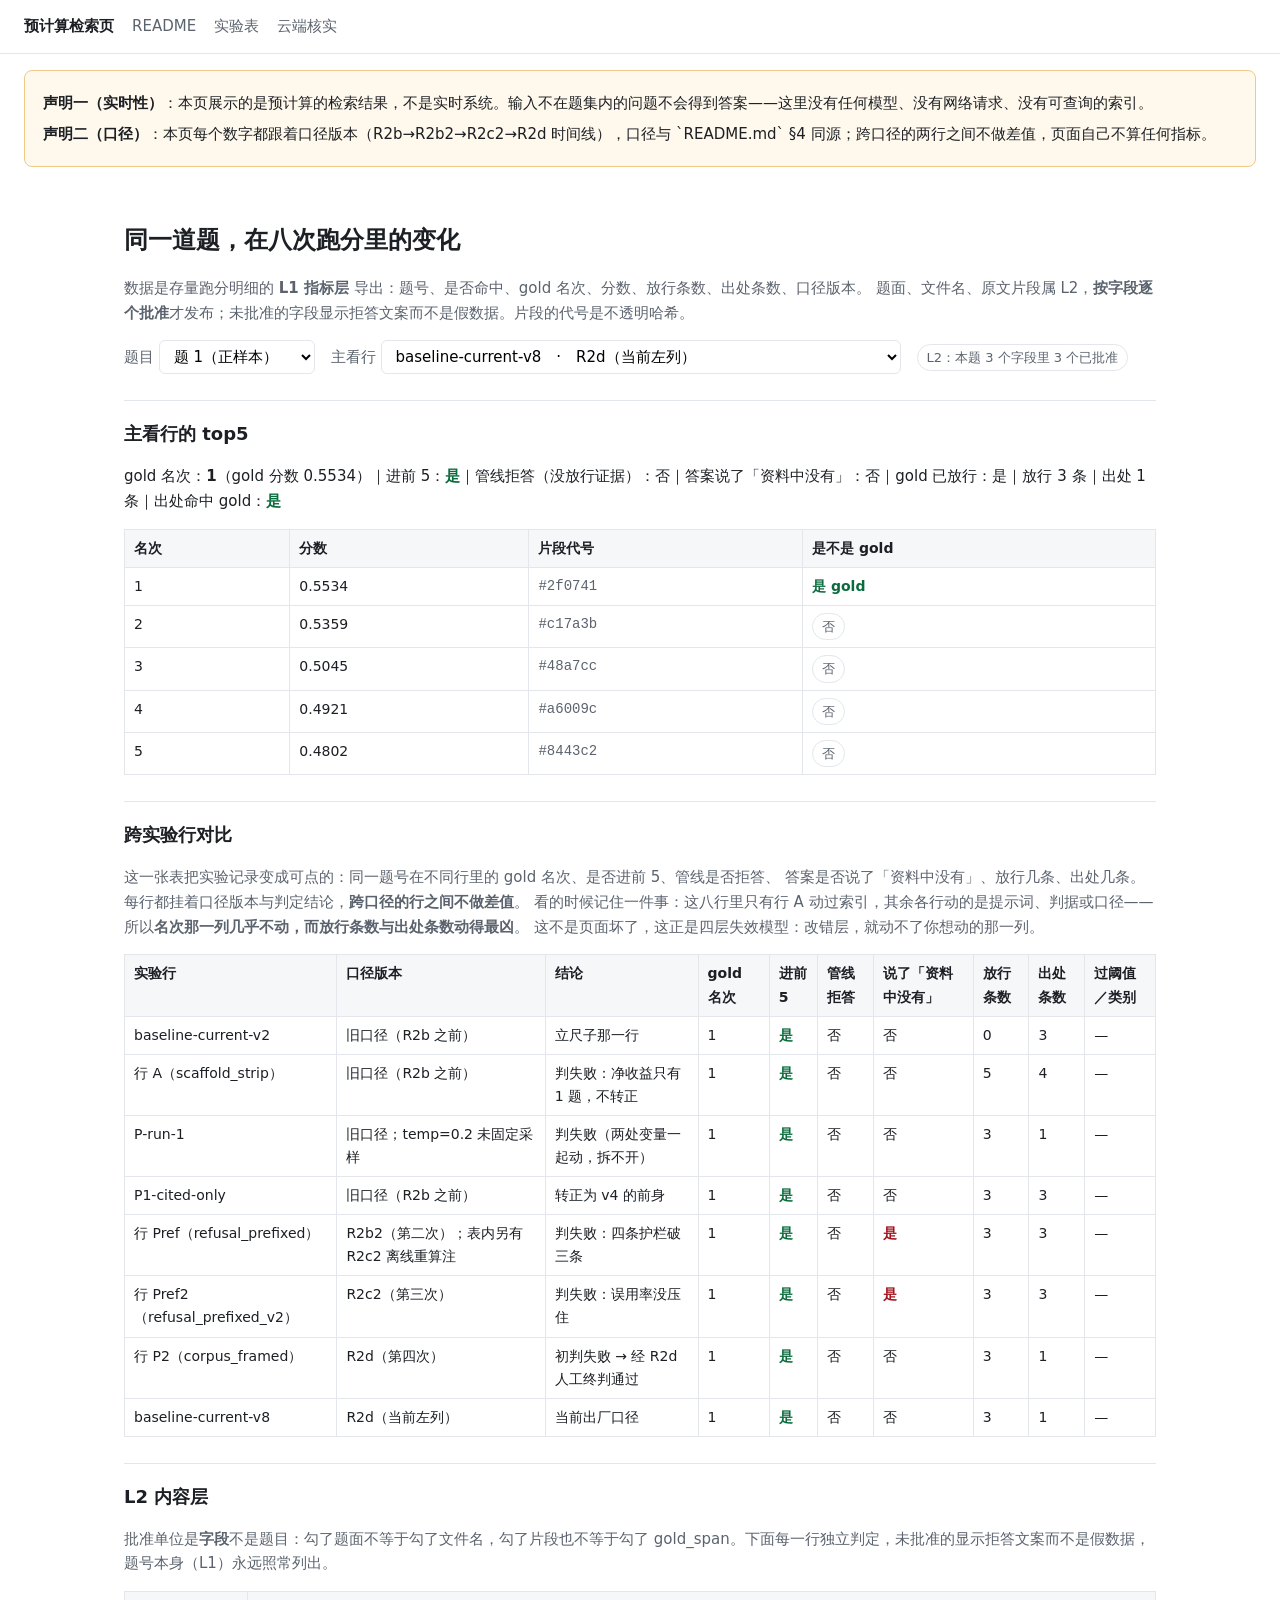
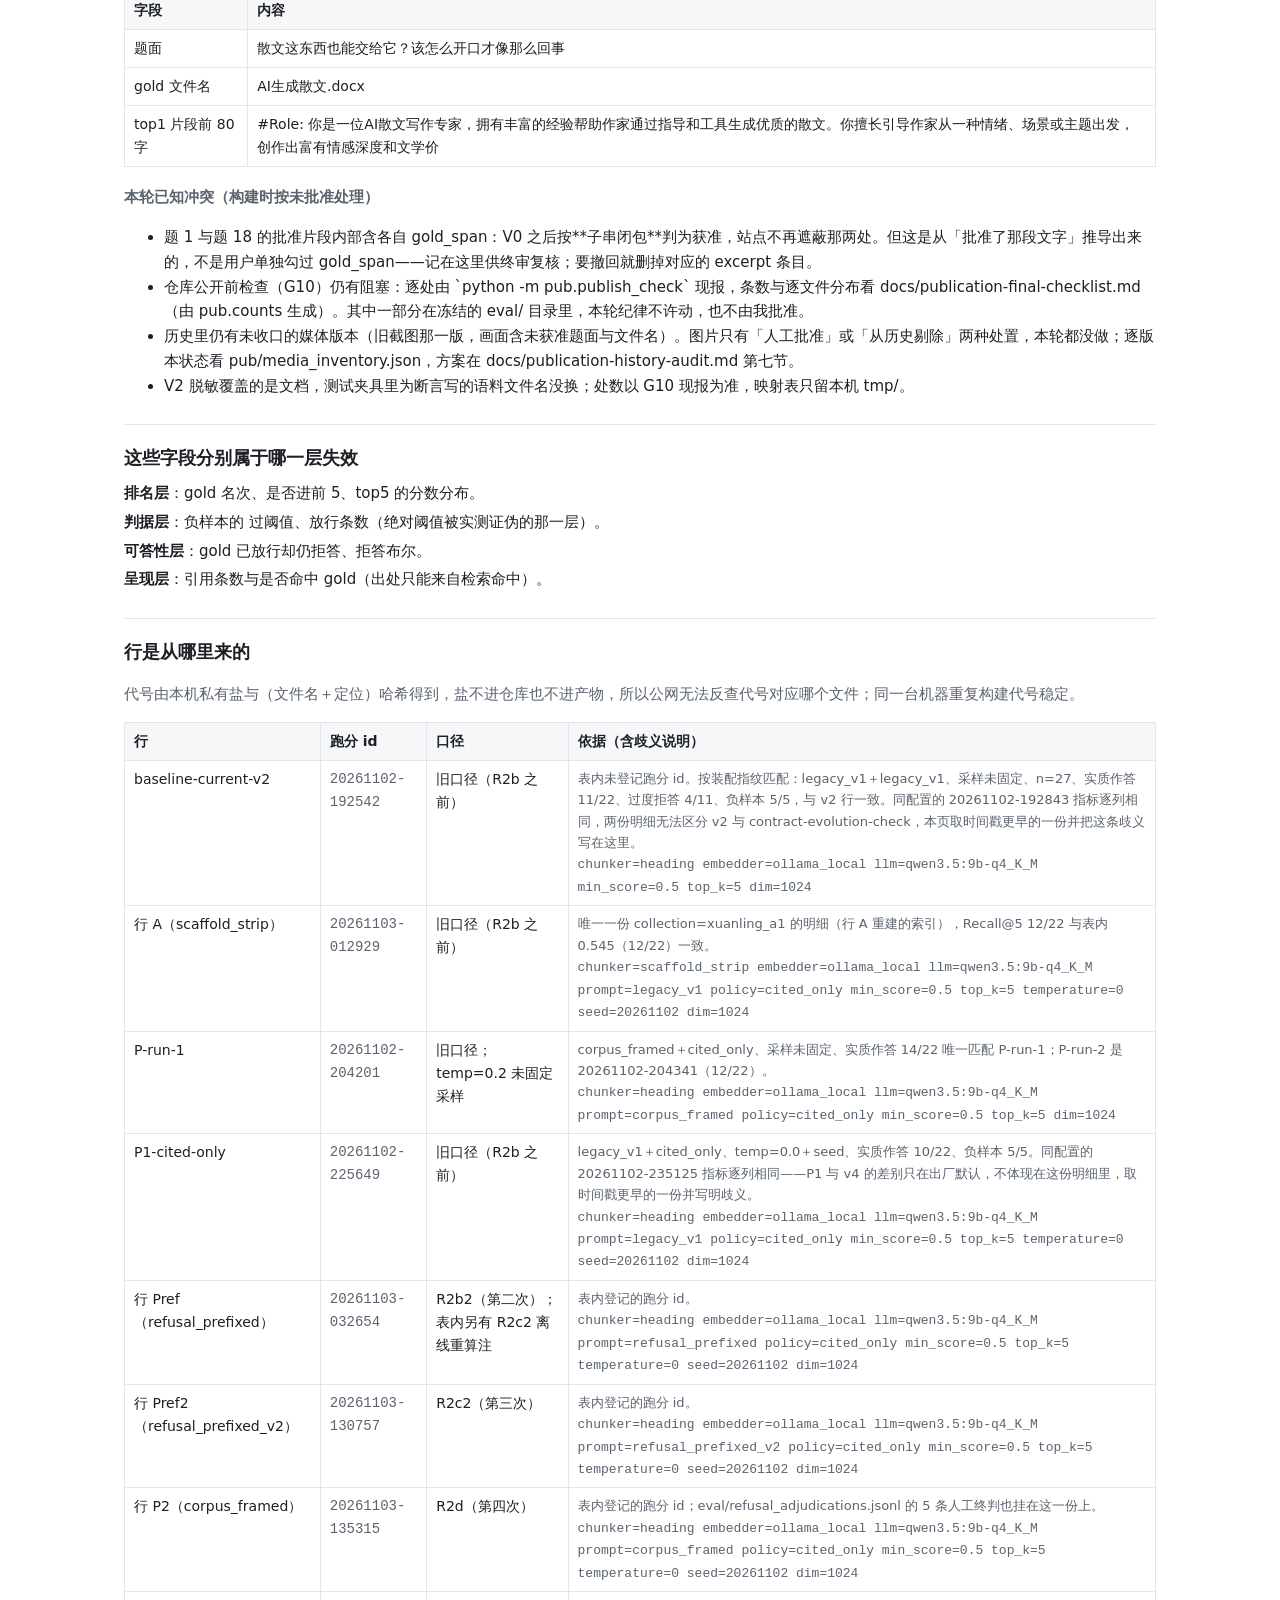
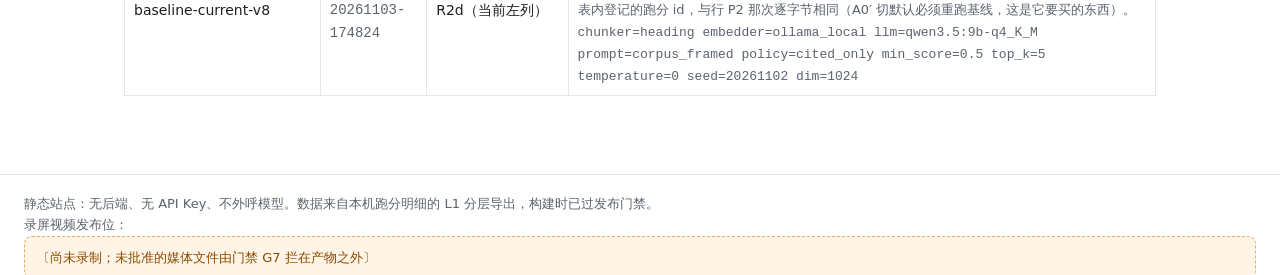
<file: index.html>
<!doctype html>
<html lang="zh">
<head>
<meta charset="utf-8">
<meta name="viewport" content="width=device-width, initial-scale=1">
<title>预计算检索页 · 玄灵检索库</title>
<link rel="stylesheet" href="site.css">
</head>
<body>
<nav>
  <a href="index.html" class="on">预计算检索页</a>
  <a href="readme.html">README</a>
  <a href="experiments.html">实验表</a>
  <a href="findings.html">云端核实</a>
</nav>

<div class="disclaimer"><p><strong>声明一（实时性）</strong>：本页展示的是预计算的检索结果，不是实时系统。输入不在题集内的问题不会得到答案——这里没有任何模型、没有网络请求、没有可查询的索引。</p><p><strong>声明二（口径）</strong>：本页每个数字都跟着口径版本（R2b→R2b2→R2c2→R2d 时间线），口径与 `README.md` §4 同源；跨口径的两行之间不做差值，页面自己不算任何指标。</p></div>

<main>
  <h1>同一道题，在八次跑分里的变化</h1>
  <p class="lead">数据是存量跑分明细的 <strong>L1 指标层</strong> 导出：题号、是否命中、gold 名次、分数、放行条数、出处条数、口径版本。
  题面、文件名、原文片段属 L2，<strong>按字段逐个批准</strong>才发布；未批准的字段显示拒答文案而不是假数据。片段的代号是不透明哈希。</p>

  <section class="controls">
    <label>题目
      <select id="q"></select>
    </label>
    <label>主看行
      <select id="row"></select>
    </label>
    <span id="l2state" class="badge"></span>
  </section>

  <section>
    <h2>主看行的 top5</h2>
    <div id="top"></div>
  </section>

  <section>
    <h2>跨实验行对比</h2>
    <p class="lead">这一张表把实验记录变成可点的：同一题号在不同行里的 gold 名次、是否进前 5、管线是否拒答、
    答案是否说了「资料中没有」、放行几条、出处几条。每行都挂着口径版本与判定结论，<strong>跨口径的行之间不做差值</strong>。
    看的时候记住一件事：这八行里只有行 A 动过索引，其余各行动的是提示词、判据或口径——
    所以<strong>名次那一列几乎不动，而放行条数与出处条数动得最凶</strong>。
    这不是页面坏了，这正是四层失效模型：改错层，就动不了你想动的那一列。</p>
    <div id="compare"></div>
  </section>

  <section>
    <h2>L2 内容层</h2>
    <div id="l2"></div>
  </section>

  <section>
    <h2>这些字段分别属于哪一层失效</h2>
    <div class="legend">
      <p><strong>排名层</strong>：gold 名次、是否进前 5、top5 的分数分布。</p>
      <p><strong>判据层</strong>：负样本的 过阈值、放行条数（绝对阈值被实测证伪的那一层）。</p>
      <p><strong>可答性层</strong>：gold 已放行却仍拒答、拒答布尔。</p>
      <p><strong>呈现层</strong>：引用条数与是否命中 gold（出处只能来自检索命中）。</p>
    </div>
  </section>

  <section>
    <h2>行是从哪里来的</h2>
    <div id="provenance"></div>
  </section>
</main>

<footer>静态站点：无后端、无 API Key、不外呼模型。数据来自本机跑分明细的 L1 分层导出，构建时已过发布门禁。
<br>录屏视频发布位：<span class="refused">〔尚未录制；未批准的媒体文件由门禁 G7 拦在产物之外〕</span></footer>

<script src="site.js"></script>
</body>
</html>
</file>
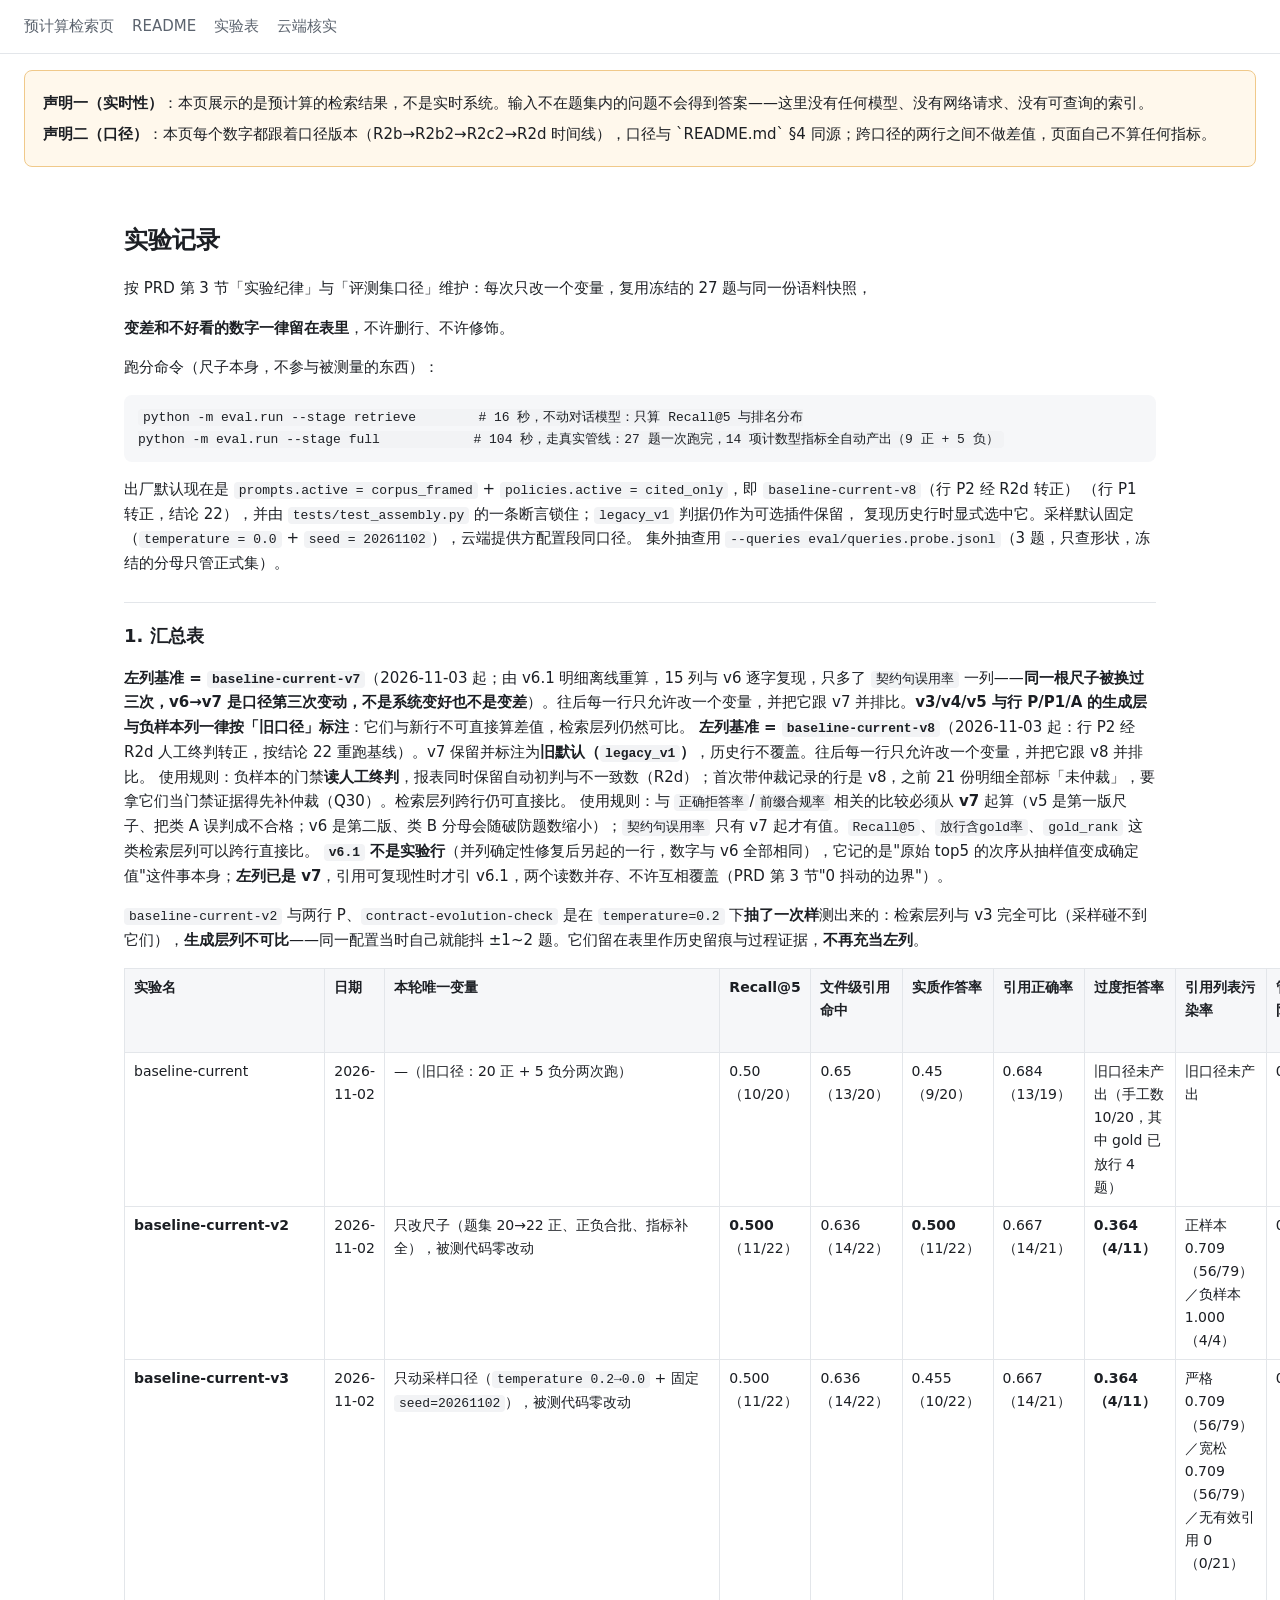
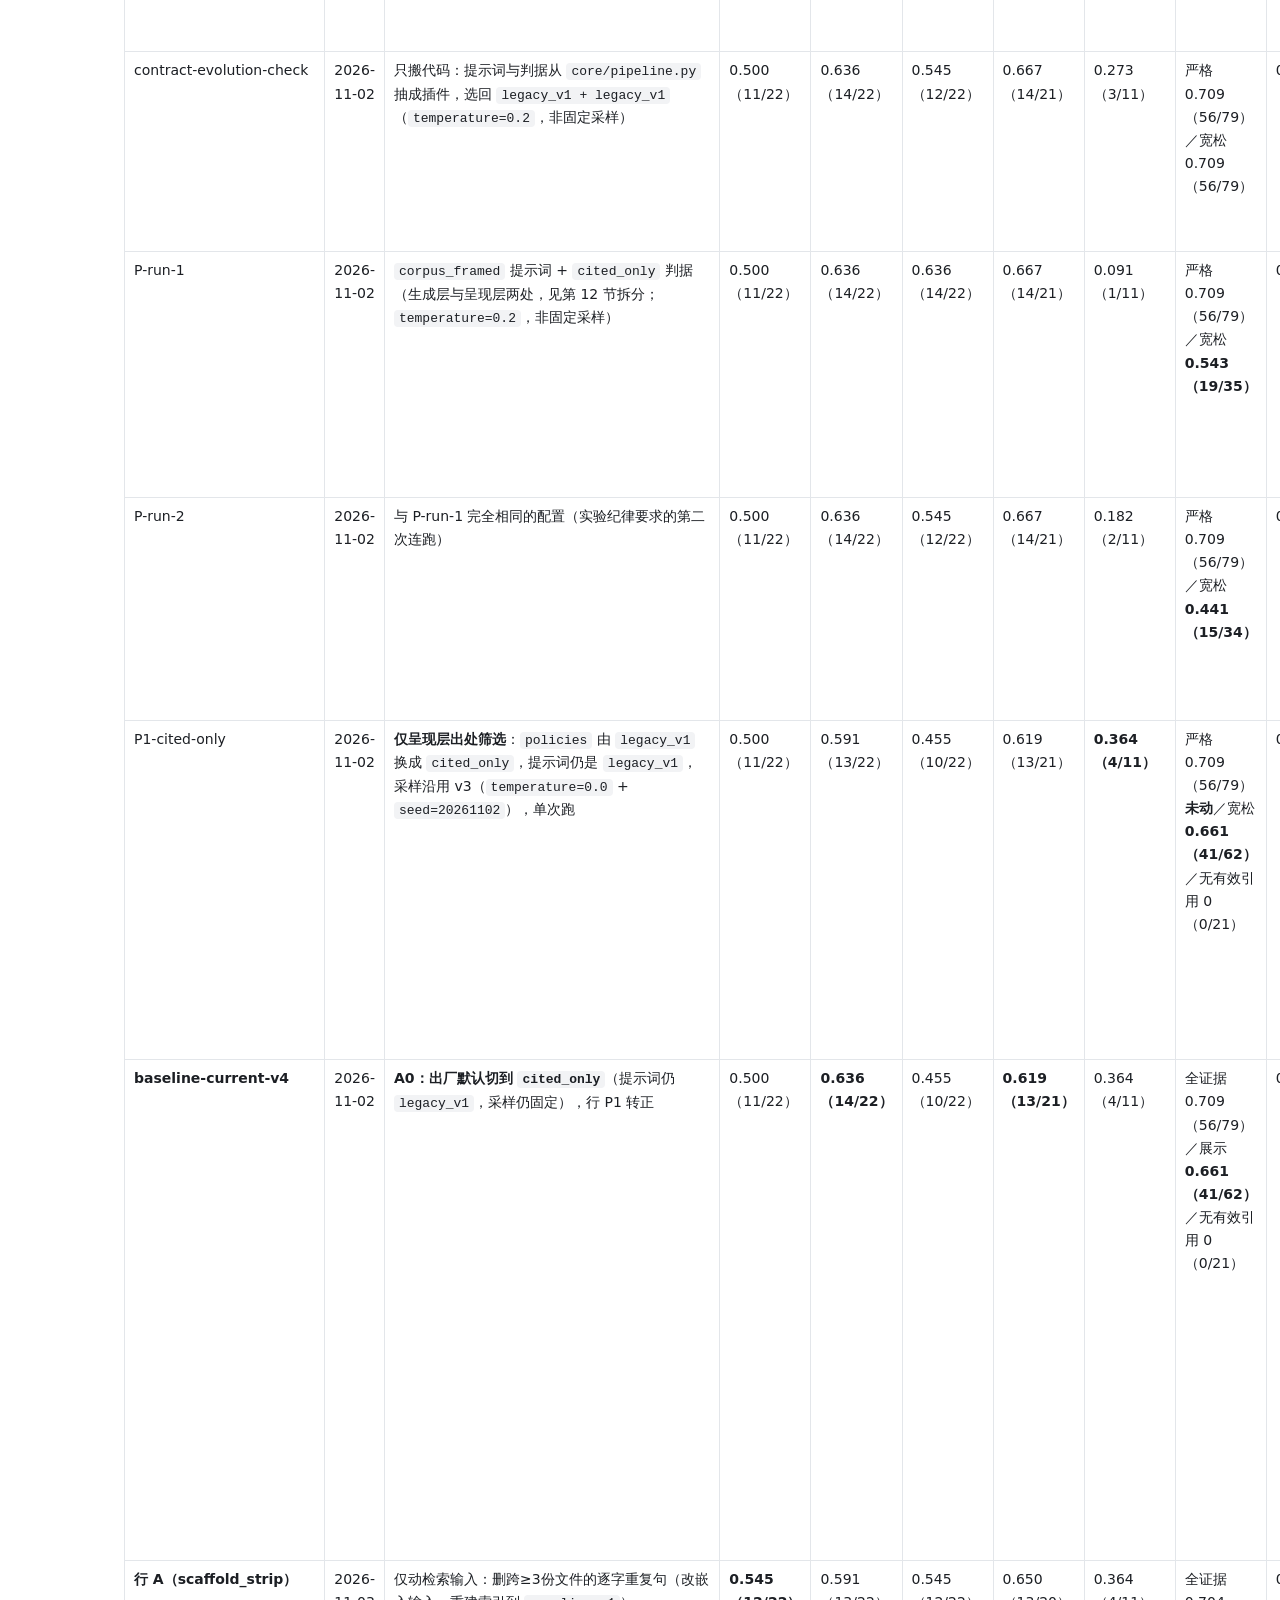
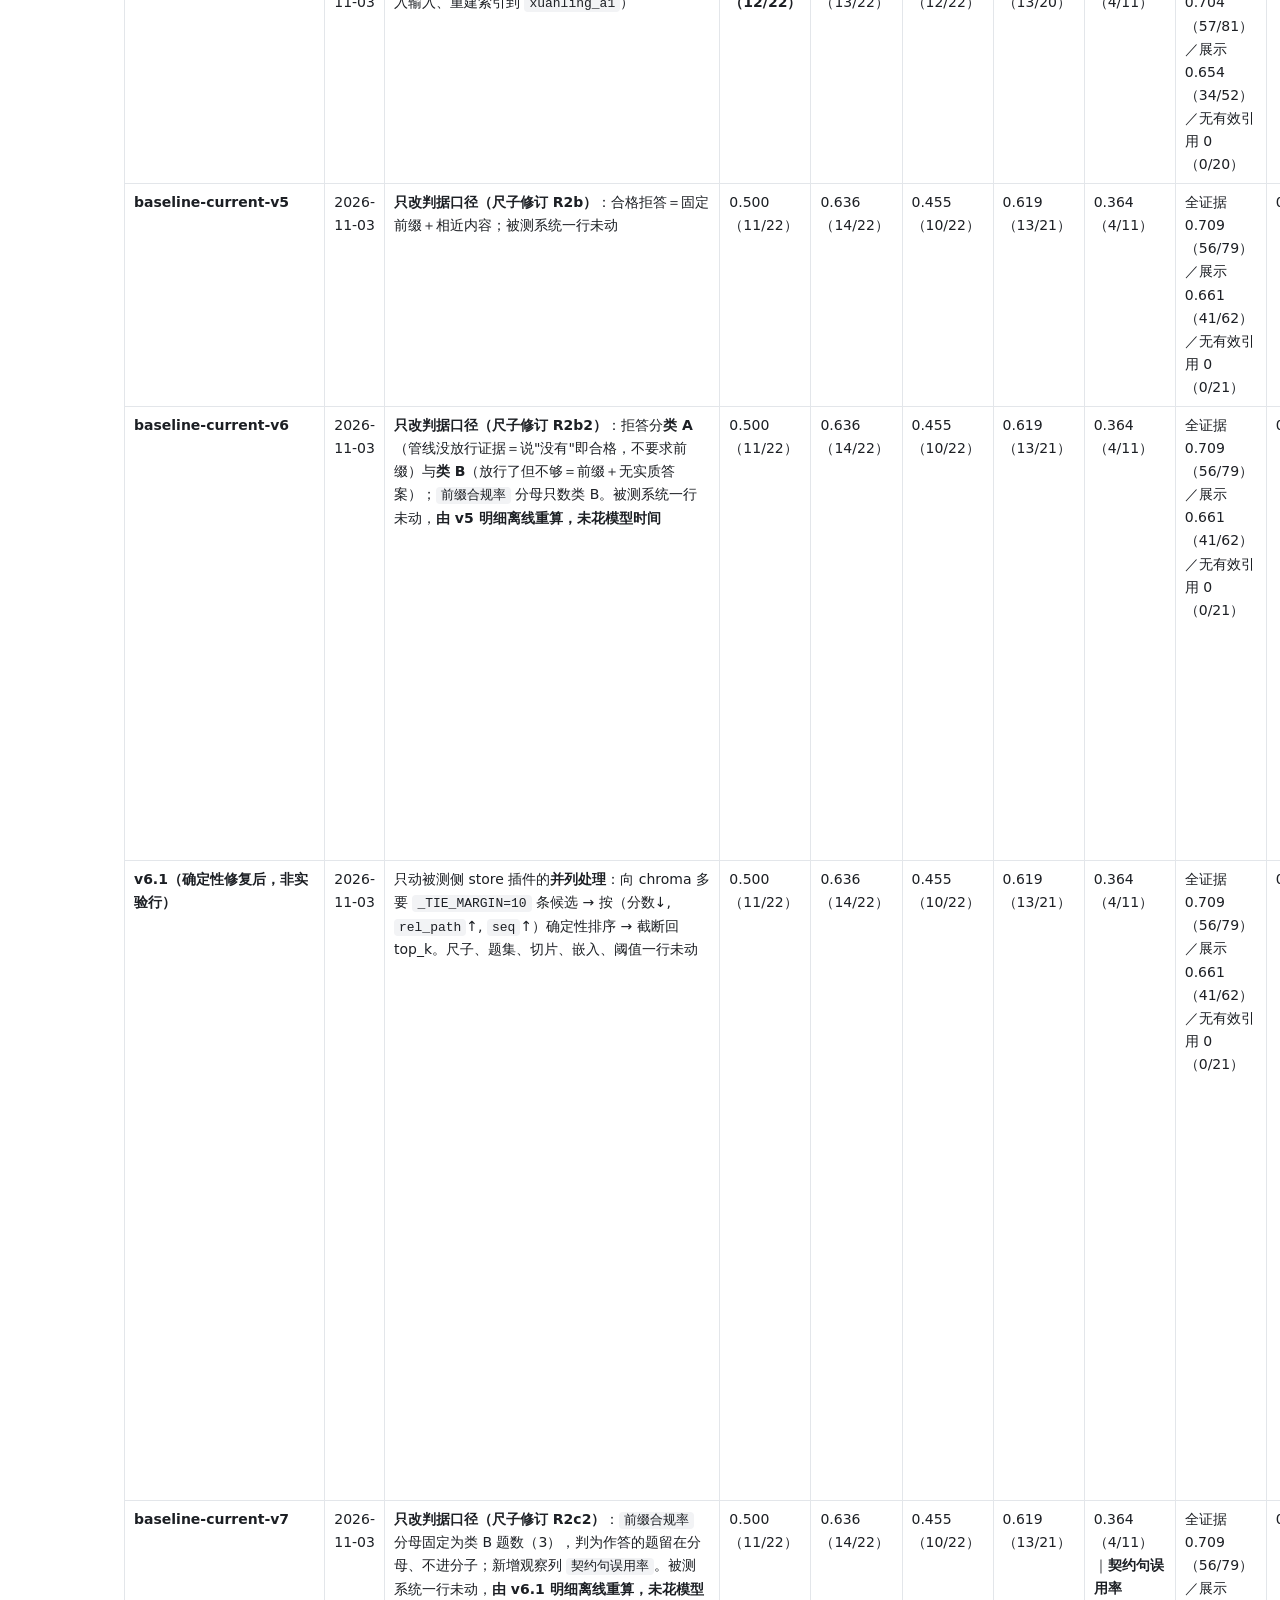
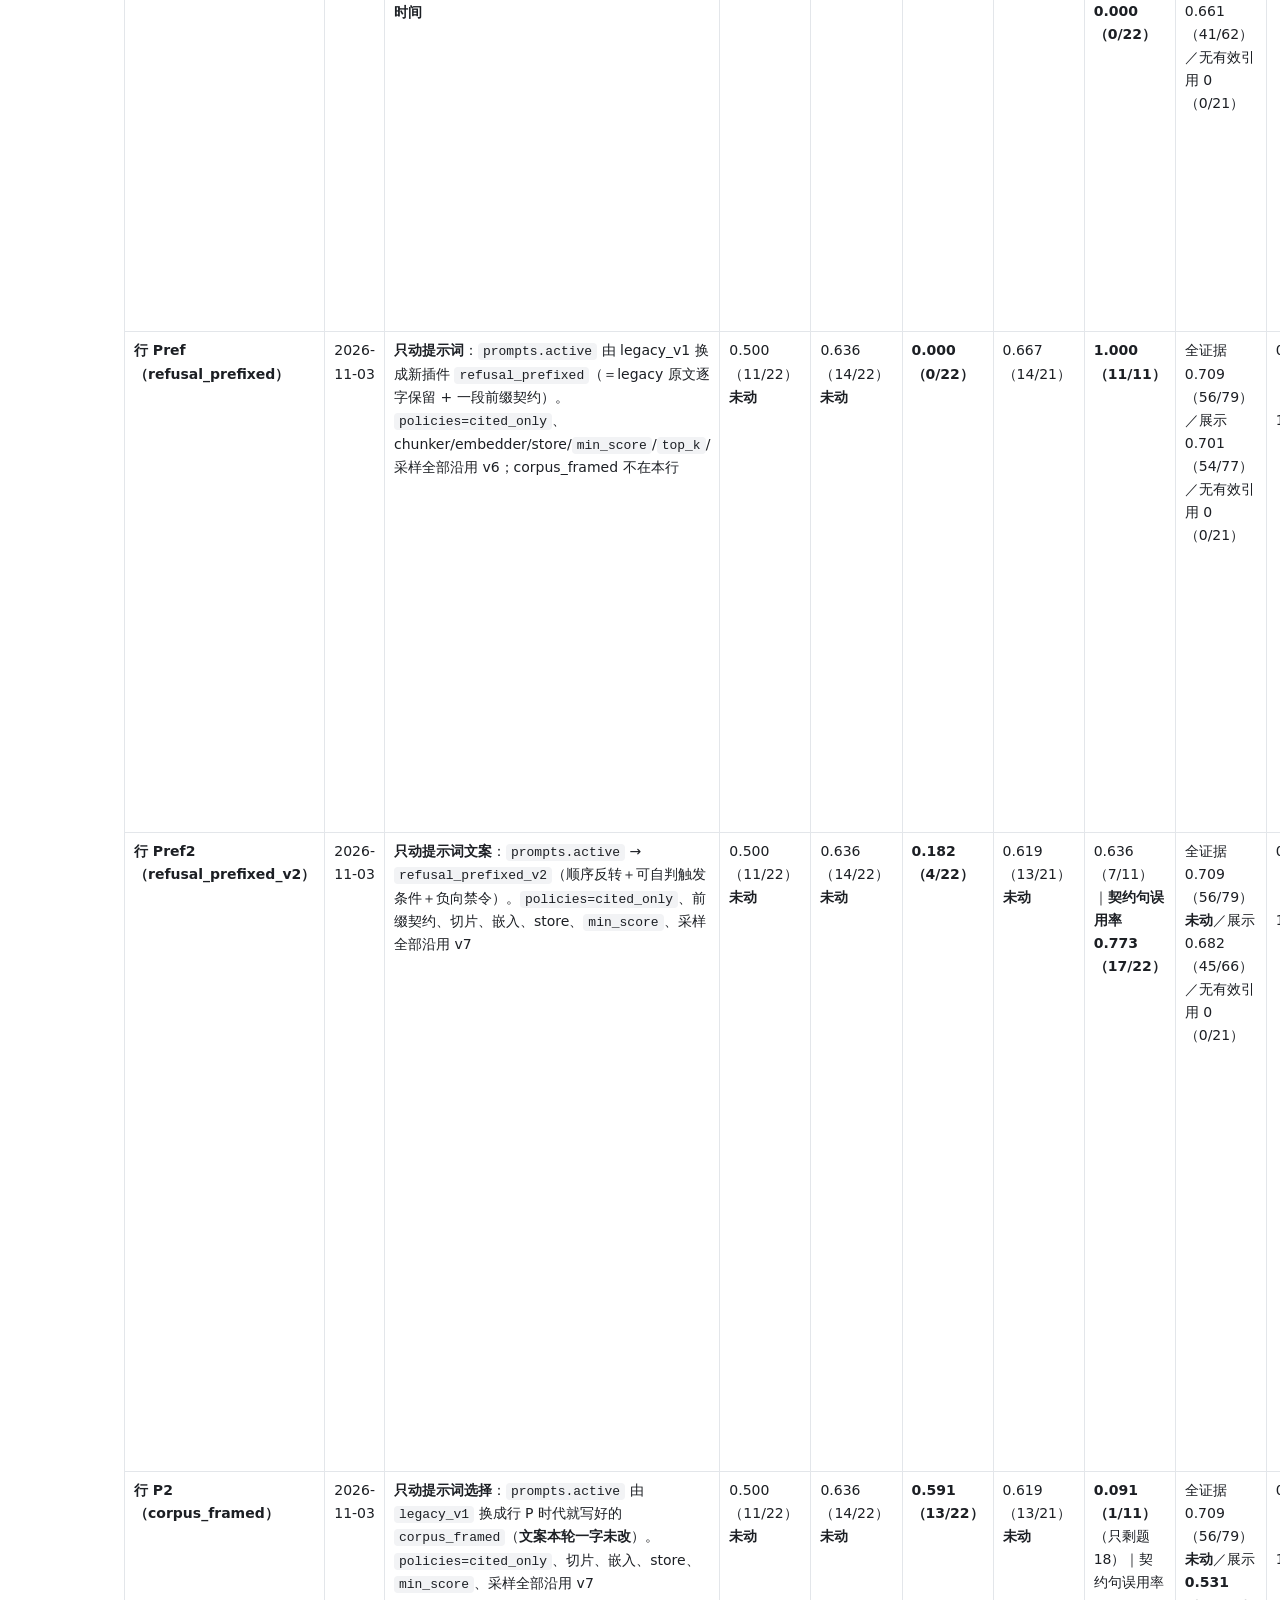
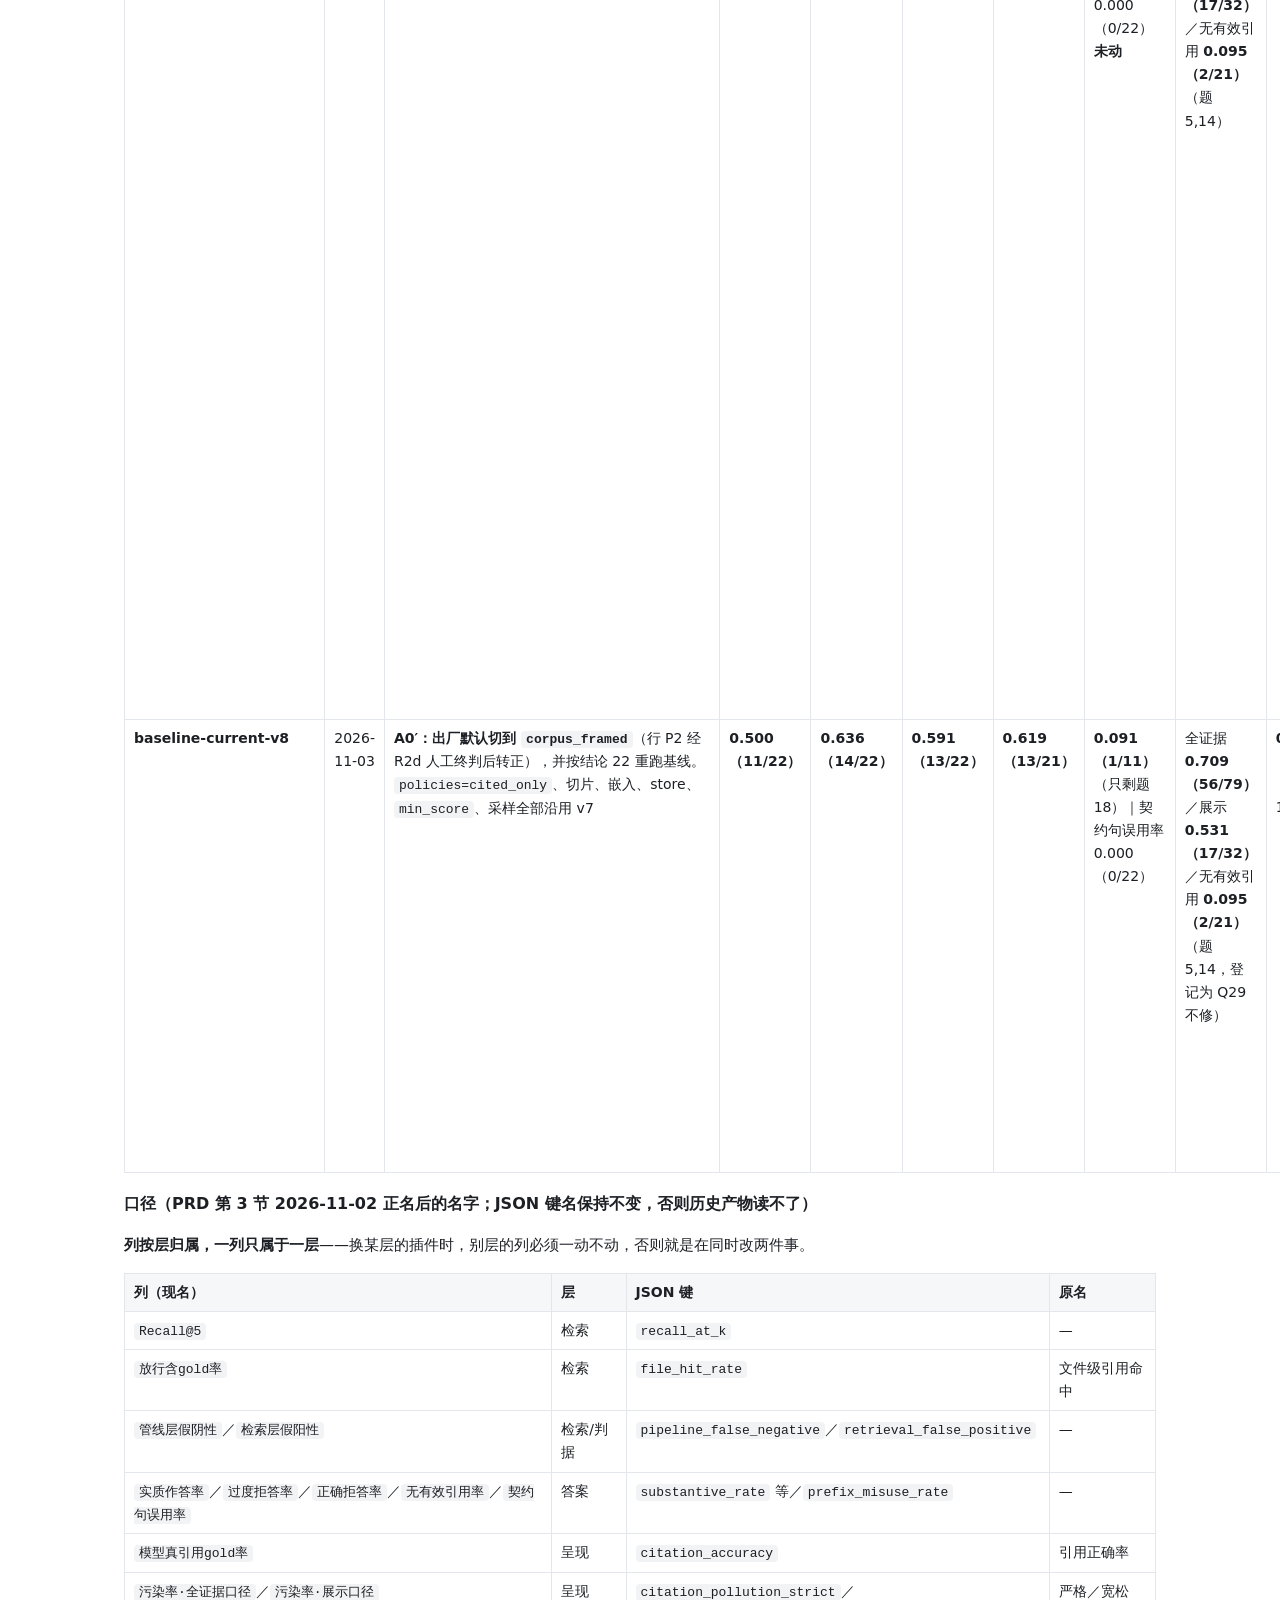
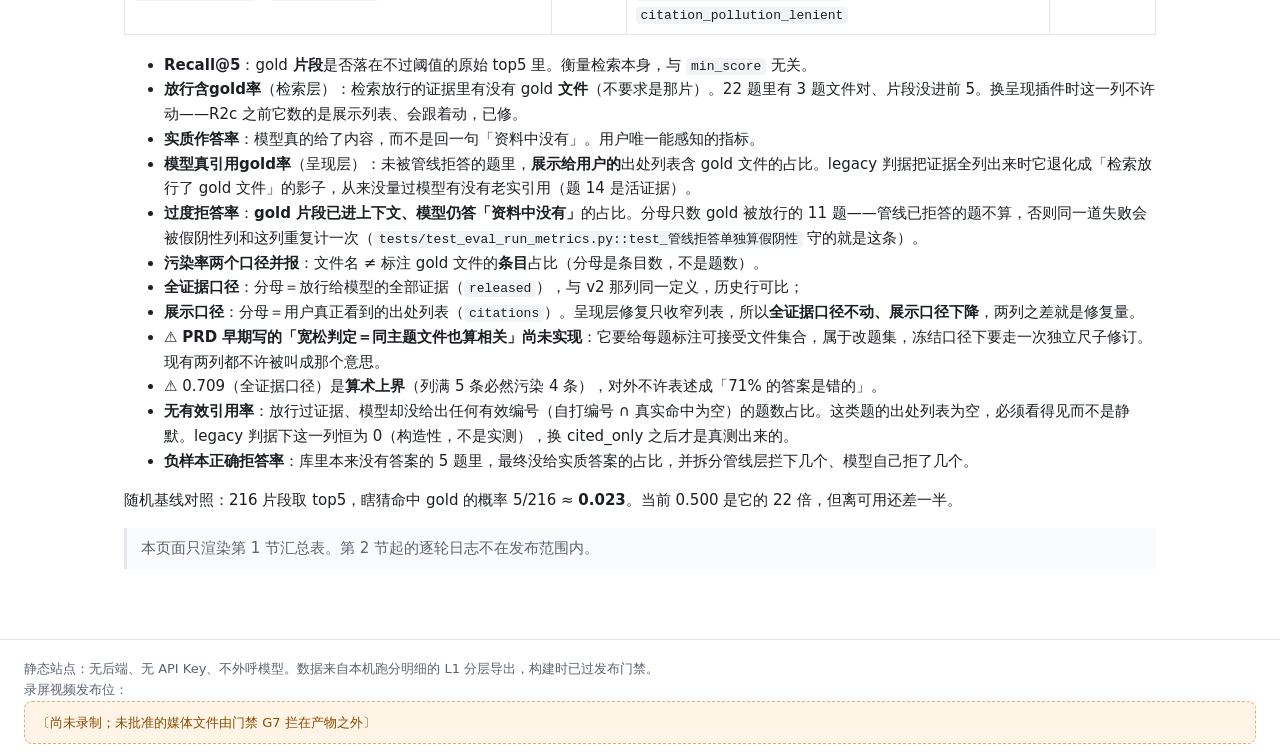
<file: experiments.html>
<!doctype html>
<html lang="zh"><head><meta charset="utf-8">
<meta name="viewport" content="width=device-width, initial-scale=1">
<title>experiments · 玄灵检索库</title>
<link rel="stylesheet" href="site.css"></head>
<body>
<nav><a href="index.html">预计算检索页</a><a href="readme.html">README</a>
<a href="experiments.html">实验表</a><a href="findings.html">云端核实</a></nav>
<div class="disclaimer"><p><strong>声明一（实时性）</strong>：本页展示的是预计算的检索结果，不是实时系统。输入不在题集内的问题不会得到答案——这里没有任何模型、没有网络请求、没有可查询的索引。</p><p><strong>声明二（口径）</strong>：本页每个数字都跟着口径版本（R2b→R2b2→R2c2→R2d 时间线），口径与 `README.md` §4 同源；跨口径的两行之间不做差值，页面自己不算任何指标。</p></div>
<main>
<h1>实验记录</h1>
<p>按 PRD 第 3 节「实验纪律」与「评测集口径」维护：每次只改一个变量，复用冻结的 27 题与同一份语料快照，</p>
<p><strong>变差和不好看的数字一律留在表里</strong>，不许删行、不许修饰。</p>
<p>跑分命令（尺子本身，不参与被测量的东西）：</p>
<pre><code>python -m eval.run --stage retrieve        # 16 秒，不动对话模型：只算 Recall@5 与排名分布
python -m eval.run --stage full            # 104 秒，走真实管线：27 题一次跑完，14 项计数型指标全自动产出（9 正 + 5 负）</code></pre>
<p>出厂默认现在是 <code>prompts.active = corpus_framed</code> + <code>policies.active = cited_only</code>，即 <code>baseline-current-v8</code>（行 P2 经 R2d 转正） （行 P1 转正，结论 22），并由 <code>tests/test_assembly.py</code> 的一条断言锁住；<code>legacy_v1</code> 判据仍作为可选插件保留， 复现历史行时显式选中它。采样默认固定（<code>temperature = 0.0</code> + <code>seed = 20261102</code>），云端提供方配置段同口径。 集外抽查用 <code>--queries eval/queries.probe.jsonl</code>（3 题，只查形状，冻结的分母只管正式集）。</p>
<h2>1. 汇总表</h2>
<p><strong>左列基准 = <code>baseline-current-v7</code></strong>（2026-11-03 起；由 v6.1 明细离线重算，15 列与 v6 逐字复现，只多了 <code>契约句误用率</code> 一列——<strong>同一根尺子被换过三次，v6→v7 是口径第三次变动，不是系统变好也不是变差</strong>）。往后每一行只允许改一个变量，并把它跟 v7 并排比。<strong>v3/v4/v5 与行 P/P1/A 的生成层与负样本列一律按「旧口径」标注</strong>：它们与新行不可直接算差值，检索层列仍然可比。 <strong>左列基准 = <code>baseline-current-v8</code></strong>（2026-11-03 起：行 P2 经 R2d 人工终判转正，按结论 22 重跑基线）。v7 保留并标注为<strong>旧默认（<code>legacy_v1</code>）</strong>，历史行不覆盖。往后每一行只允许改一个变量，并把它跟 v8 并排比。 使用规则：负样本的门禁<strong>读人工终判</strong>，报表同时保留自动初判与不一致数（R2d）；首次带仲裁记录的行是 v8，之前 21 份明细全部标「未仲裁」，要拿它们当门禁证据得先补仲裁（Q30）。检索层列跨行仍可直接比。 使用规则：与 <code>正确拒答率</code>/<code>前缀合规率</code> 相关的比较必须从 <strong>v7</strong> 起算（v5 是第一版尺子、把类 A 误判成不合格；v6 是第二版、类 B 分母会随破防题数缩小）；<code>契约句误用率</code> 只有 v7 起才有值。<code>Recall@5</code>、<code>放行含gold率</code>、<code>gold_rank</code> 这类检索层列可以跨行直接比。 <strong><code>v6.1</code> 不是实验行</strong>（并列确定性修复后另起的一行，数字与 v6 全部相同），它记的是"原始 top5 的次序从抽样值变成确定值"这件事本身；<strong>左列已是 v7</strong>，引用可复现性时才引 v6.1，两个读数并存、不许互相覆盖（PRD 第 3 节"0 抖动的边界"）。</p>
<p><code>baseline-current-v2</code> 与两行 P、<code>contract-evolution-check</code> 是在 <code>temperature=0.2</code> 下<strong>抽了一次样</strong>测出来的：检索层列与 v3 完全可比（采样碰不到它们），<strong>生成层列不可比</strong>——同一配置当时自己就能抖 ±1~2 题。它们留在表里作历史留痕与过程证据，<strong>不再充当左列</strong>。</p>
<table><thead><tr><th>实验名</th><th>日期</th><th>本轮唯一变量</th><th>Recall@5</th><th>文件级引用命中</th><th>实质作答率</th><th>引用正确率</th><th><strong>过度拒答率</strong></th><th>引用列表污染率</th><th>管线层假阴性</th><th>负样本正确拒答率</th><th>负样本检索层假阳性</th><th>耗时(s)</th><th>一句话结论</th></tr></thead><tbody><tr><td>baseline-current</td><td>2026-11-02</td><td>—（旧口径：20 正 + 5 负分两次跑）</td><td>0.50（10/20）</td><td>0.65（13/20）</td><td>0.45（9/20）</td><td>0.684（13/19）</td><td>旧口径未产出（手工数 10/20，其中 gold 已放行 4 题）</td><td>旧口径未产出</td><td>0.05（1/20）</td><td>管线层 2/5；模型层再补 3，实际 5/5 未给实质答案</td><td>0.60（3/5）</td><td>121.9</td><td>已被 v2 取代，仅作过程留痕：分两次跑导致两列整块丢数</td></tr><tr><td><strong>baseline-current-v2</strong></td><td>2026-11-02</td><td>只改尺子（题集 20→22 正、正负合批、指标补全），被测代码零改动</td><td><strong>0.500</strong>（11/22）</td><td>0.636（14/22）</td><td><strong>0.500</strong>（11/22）</td><td>0.667（14/21）</td><td><strong>0.364（4/11）</strong></td><td>正样本 0.709（56/79）／负样本 1.000（4/4）</td><td>0.045（1/22）</td><td><strong>1.000（5/5）</strong>（管线 2／模型 3）</td><td>0.600（3/5）</td><td>103.8</td><td>检索一半一半的老问题没变；新量出来的两列里，过度拒答吃掉 4/11、出处列表 71% 的条目与答案无关</td></tr><tr><td><strong>baseline-current-v3</strong></td><td>2026-11-02</td><td>只动采样口径（<code>temperature 0.2→0.0</code> + 固定 <code>seed=20261102</code>），被测代码零改动</td><td>0.500（11/22）</td><td>0.636（14/22）</td><td>0.455（10/22）</td><td>0.667（14/21）</td><td><strong>0.364（4/11）</strong></td><td>严格 0.709（56/79）／宽松 0.709（56/79）／无有效引用 0（0/21）</td><td>0.045（1/22）</td><td><strong>1.000（5/5）</strong>（管线 2／模型 3）</td><td>0.600（3/5）</td><td>124.5（4 次均值 125.9）</td><td><strong>新的左列</strong>：连跑 4 次 14 项指标逐列相同、27 道题原话逐字节相同——生成层列此后单次即可比。与 v2 只差一题（题 2 由作答变拒答，而它本来就没被检索到，属排名层），过度拒答仍是 4/11，说明那 4 题不是随机踩出来的</td></tr><tr><td>contract-evolution-check</td><td>2026-11-02</td><td>只搬代码：提示词与判据从 <code>core/pipeline.py</code> 抽成插件，选回 <code>legacy_v1 + legacy_v1</code>（<code>temperature=0.2</code>，非固定采样）</td><td>0.500（11/22）</td><td>0.636（14/22）</td><td>0.545（12/22）</td><td>0.667（14/21）</td><td>0.273（3/11）</td><td>严格 0.709（56/79）／宽松 0.709（56/79）</td><td>0.045（1/22）</td><td>1.000（5/5）（管线 2／模型 3）</td><td>0.600（3/5）</td><td>103.9</td><td><strong>迁移本身没有改变系统</strong>：检索层与出处列表与 v2 逐题一致；实质作答 11→12、过度拒答 4→3 是模型采样噪声（见第 11 节），不是搬家改了行为</td></tr><tr><td>P-run-1</td><td>2026-11-02</td><td><code>corpus_framed</code> 提示词 + <code>cited_only</code> 判据（生成层与呈现层两处，见第 12 节拆分；<code>temperature=0.2</code>，非固定采样）</td><td>0.500（11/22）</td><td>0.636（14/22）</td><td>0.636（14/22）</td><td>0.667（14/21）</td><td>0.091（1/11）</td><td>严格 0.709（56/79）／宽松 <strong>0.543（19/35）</strong></td><td>0.045（1/22）</td><td><strong>0.800（4/5）</strong>（管线 2／模型 2）</td><td>0.600（3/5）</td><td>116.3</td><td><strong>判失败</strong>：过度拒答与实质作答都改善，但负样本正确拒答掉到 4/5——题 25 模型先说"资料中没有 [1] 或 [2]"又接了一段"解析"，被冻结口径算成"给了实质答案"（口径边界，见第 13 节）</td></tr><tr><td>P-run-2</td><td>2026-11-02</td><td>与 P-run-1 完全相同的配置（实验纪律要求的第二次连跑）</td><td>0.500（11/22）</td><td>0.636（14/22）</td><td>0.545（12/22）</td><td>0.667（14/21）</td><td>0.182（2/11）</td><td>严格 0.709（56/79）／宽松 <strong>0.441（15/34）</strong></td><td>0.045（1/22）</td><td>1.000（5/5）（管线 2／模型 3）</td><td>0.600（3/5）</td><td>98.0</td><td><strong>判失败</strong>：与 P-run-1 有 6 列不一致，"两次逐列一致才落表"这条没满足。方向一致（过度拒答 1~2/11 都低于基线 4/11），但生成层列的噪声量级与效应量级相同</td></tr><tr><td>P1-cited-only</td><td>2026-11-02</td><td><strong>仅呈现层出处筛选</strong>：<code>policies</code> 由 <code>legacy_v1</code> 换成 <code>cited_only</code>，提示词仍是 <code>legacy_v1</code>，采样沿用 v3（<code>temperature=0.0</code> + <code>seed=20261102</code>），单次跑</td><td>0.500（11/22）</td><td>0.591（13/22）</td><td>0.455（10/22）</td><td>0.619（13/21）</td><td><strong>0.364（4/11）</strong></td><td>严格 0.709（56/79）<strong>未动</strong>／宽松 <strong>0.661（41/62）</strong>／无有效引用 0（0/21）</td><td>0.045（1/22）</td><td><strong>1.000（5/5）</strong>（管线 2／模型 3）</td><td>0.600（3/5）</td><td>142.7</td><td><strong>两个硬校验都过了，但触发了第 3 条的停手条件</strong>：模型原话与 v3 逐字节相同、放行证据集逐题相同（所以不可能"筛完再喂"），可 <code>引用正确率</code> 与 <code>文件级引用命中</code> 各掉 1 题——这两列按定义就是算在"呈现列表"上的，本行动的就是呈现列表。判定权交回用户，<strong>出厂默认未切换</strong></td></tr><tr><td><strong>baseline-current-v4</strong></td><td>2026-11-02</td><td><strong>A0：出厂默认切到 <code>cited_only</code></strong>（提示词仍 <code>legacy_v1</code>，采样仍固定），行 P1 转正</td><td>0.500（11/22）</td><td><strong>0.636（14/22）</strong></td><td>0.455（10/22）</td><td><strong>0.619（13/21）</strong></td><td>0.364（4/11）</td><td>全证据 0.709（56/79）／展示 <strong>0.661（41/62）</strong>／无有效引用 0（0/21）</td><td>0.045（1/22）</td><td>1.000（5/5）（管线 2／模型 3）</td><td>0.600（3/5）</td><td>103.4</td><td><strong>新左列</strong>：与 v3 相比<strong>只有呈现层两列变了</strong>（<code>模型真引用gold率</code> 14/21→13/21、<code>污染率·展示口径</code> 56/79→41/62），检索层与答案层 12 列逐列相同、27 道题原话逐字节相同、token 与 legacy 跑动完全一致（24 次／prompt 24704／completion 2228）——证明切换默认没有改变模型看到的东西。<strong>负样本污染 4/4 未变</strong>，所以这次切换不许表述成「解决了引用污染」；治它的是判据（行 E）与排名层（行 D）</td></tr><tr><td><strong>行 A（scaffold_strip）</strong></td><td>2026-11-03</td><td>仅动检索输入：删跨≥3份文件的逐字重复句（改嵌入输入、重建索引到 <code>xuanling_a1</code>）</td><td><strong>0.545（12/22）</strong></td><td>0.591（13/22）</td><td>0.545（12/22）</td><td>0.650（13/20）</td><td>0.364（4/11）</td><td>全证据 0.704（57/81）／展示 0.654（34/52）／无有效引用 0（0/20）</td><td>0.091（2/22）</td><td>1.000（5/5）（管线 2／模型 3）</td><td>0.600（3/5）</td><td>69.1</td><td>净收益只有 1 题：救回 1、打坏 0，但放行含gold率降 1、管线假阴性升 1，新增的两道实质作答里有 1 道答错了文件（题 5）。预注册的 13～15/22 偏乐观，错因见第 22 节</td></tr><tr><td><strong>baseline-current-v5</strong></td><td>2026-11-03</td><td><strong>只改判据口径（尺子修订 R2b）</strong>：合格拒答＝固定前缀＋相近内容；被测系统一行未动</td><td>0.500（11/22）</td><td>0.636（14/22）</td><td>0.455（10/22）</td><td>0.619（13/21）</td><td>0.364（4/11）</td><td>全证据 0.709（56/79）／展示 0.661（41/62）／无有效引用 0（0/21）</td><td>0.045（1/22）</td><td><strong>0.000（0/5）</strong>（合格 0／无前缀 5／作答 0）｜<strong>前缀合规率 0.000（0/5）</strong></td><td>0.600（3/5）</td><td>91.3</td><td>与 v4 唯一的区别是负样本两列：口径变严，不是系统变差。27 题原话与 v4 逐字节相同、token 相同（24 次／24704／2228）</td></tr><tr><td><strong>baseline-current-v6</strong></td><td>2026-11-03</td><td><strong>只改判据口径（尺子修订 R2b2）</strong>：拒答分<strong>类 A</strong>（管线没放行证据＝说"没有"即合格，不要求前缀）与<strong>类 B</strong>（放行了但不够＝前缀＋无实质答案）；<code>前缀合规率</code> 分母只数类 B。被测系统一行未动，<strong>由 v5 明细离线重算，未花模型时间</strong></td><td>0.500（11/22）</td><td>0.636（14/22）</td><td>0.455（10/22）</td><td>0.619（13/21）</td><td>0.364（4/11）</td><td>全证据 0.709（56/79）／展示 0.661（41/62）／无有效引用 0（0/21）</td><td>0.045（1/22）</td><td><strong>0.400（2/5）</strong>（合格 2／无前缀 3／作答 0｜类A 2／类B 3）｜<strong>前缀合规率 0.000（0/3）</strong>（待补 23,25,27）</td><td>0.600（3/5）</td><td>91.3（沿用 v5 跑动，本轮离线重算）</td><td><strong>口径第二次变动，不是改善，不许邀功</strong>：与 v5 只有负样本两列不同，其余 <strong>13 列逐字相同</strong>、27 题原话逐字节相同、放行证据集逐题相同、token 相同（24 次／24704／2228）。<code>0/5→2/5</code> 全部来自题 24/26 被划成类 A（根本没有"以下相近内容"可列），类 B 三题依然 0/3 不合格——<strong>要修的对象没变</strong>，只是不再误伤逻辑上讲不通的情形。详见第 24 节</td></tr><tr><td><strong>v6.1（确定性修复后，非实验行）</strong></td><td>2026-11-03</td><td>只动被测侧 store 插件的<strong>并列处理</strong>：向 chroma 多要 <code>_TIE_MARGIN=10</code> 条候选 → 按（分数↓, <code>rel_path</code>↑, <code>seq</code>↑）确定性排序 → 截断回 top_k。尺子、题集、切片、嵌入、阈值一行未动</td><td>0.500（11/22）</td><td>0.636（14/22）</td><td>0.455（10/22）</td><td>0.619（13/21）</td><td>0.364（4/11）</td><td>全证据 0.709（56/79）／展示 0.661（41/62）／无有效引用 0（0/21）</td><td>0.045（1/22）</td><td>0.400（2/5）（合格 2／无前缀 3／作答 0｜类A 2／类B 3）｜前缀合规率 0.000（0/3）（待补 23,25,27）</td><td>0.600（3/5）</td><td>84.3（<code>20261103-024243</code>）</td><td><strong>唯一变化是原始 top5 次序可复现，价值是可复现性不是分数</strong>（用户裁定措辞）。支撑：15 列与 v6 <strong>逐字相同 15/15</strong>、27 题原话逐字节相同、放行证据集与原始 top5 逐题相同、token 相同（24 次／24704／2228）；跨进程探测改前 8 次 2 种次序、改后 <strong>30 次 1 种</strong>；反向对照实测红 1 条（<code>test_插入顺序相反的两个集合_查询回来次序相同</code>）。<strong>另起一行的理由</strong>：题 1 第 5 名那格从"抽样值"变成"确定值"，按 §3 纪律不许覆盖 v6 抽样时代的历史读数——两行数字一样，但一个是掷出来的、一个是构造出来的。详见第 25 节</td></tr><tr><td><strong>baseline-current-v7</strong></td><td>2026-11-03</td><td><strong>只改判据口径（尺子修订 R2c2）</strong>：<code>前缀合规率</code> 分母固定为类 B 题数（3），判为作答的题留在分母、不进分子；新增观察列 <code>契约句误用率</code>。被测系统一行未动，<strong>由 v6.1 明细离线重算，未花模型时间</strong></td><td>0.500（11/22）</td><td>0.636（14/22）</td><td>0.455（10/22）</td><td>0.619（13/21）</td><td>0.364（4/11）｜<strong>契约句误用率 0.000（0/22）</strong></td><td>全证据 0.709（56/79）／展示 0.661（41/62）／无有效引用 0（0/21）</td><td>0.045（1/22）</td><td>0.400（2/5）（合格 2／无前缀 3／作答 0｜类A 2／类B 3）｜<strong>前缀合规率 0.000（0/3）</strong>（待补 23,25,27）</td><td>0.600（3/5）</td><td>84.3（沿用 v6.1 跑动，本轮离线重算）</td><td><strong>口径第三次变动，分母固定导致负样本列读数下降——这不是改善也不是回归</strong>：15 列与 v6 <strong>逐字复现</strong>（本题集里负样本两列恰好没变，因为类 B 三题当时全是"无前缀拒答"、没有作答题退出分母），只多了 <code>契约句误用率</code> 一列。行 Pref 用新口径重算后 <code>前缀合规率</code> 由 1/1＝100% 变成 <strong>1/3＝33%</strong>——那是本轮唯一真正变化的读数，详见第 29 节</td></tr><tr><td><strong>行 Pref（refusal_prefixed）</strong></td><td>2026-11-03</td><td><strong>只动提示词</strong>：<code>prompts.active</code> 由 legacy_v1 换成新插件 <code>refusal_prefixed</code>（＝legacy 原文逐字保留 + 一段前缀契约）。<code>policies=cited_only</code>、chunker/embedder/store/<code>min_score</code>/<code>top_k</code>/采样全部沿用 v6；corpus_framed 不在本行</td><td>0.500（11/22）<strong>未动</strong></td><td>0.636（14/22）<strong>未动</strong></td><td><strong>0.000（0/22）</strong></td><td>0.667（14/21）</td><td><strong>1.000（11/11）</strong></td><td>全证据 0.709（56/79）／展示 0.701（54/77）／无有效引用 0（0/21）</td><td>0.045（1/22）（题 19）<strong>未动</strong></td><td><strong>0.600（3/5）</strong>（合格 3／无前缀 0／<strong>作答 2</strong>｜类A 2／类B 3）｜<strong>前缀合规率 1.000（1/1）＝分母塌缩，不是成绩</strong>｜<strong>〔R2c2 重算，不覆盖旧读数：前缀合规率 0.333（1/3）、契约句误用率 0.955（21/22）——见第 29 节〕</strong></td><td>0.600（3/5）<strong>未动</strong></td><td>123.3（<code>20261103-032654</code>）</td><td><strong>判失败：四条护栏破三条</strong>（过度拒答 4/11→11/11、实质作答 10/22→0/22、负样本 23/25 被判 answered）。检索层 27 题与 v6 <strong>逐题相同</strong>，所以失败全在提示词。机制：那句契约被模型当成了<strong>万能开场白</strong>——正样本 22 题里 <strong>21 题以它开头</strong>（v6 是 0 题），后面接"这些资料不覆盖本问"的清单，于是能答的题也拒了。<strong>出厂默认没切</strong>（<code>prompts.active</code> 仍是 legacy_v1，有测试守着），legacy 留任。详见第 28 节</td></tr><tr><td><strong>行 Pref2（refusal_prefixed_v2）</strong></td><td>2026-11-03</td><td><strong>只动提示词文案</strong>：<code>prompts.active</code> → <code>refusal_prefixed_v2</code>（顺序反转＋可自判触发条件＋负向禁令）。<code>policies=cited_only</code>、前缀契约、切片、嵌入、store、<code>min_score</code>、采样全部沿用 v7</td><td>0.500（11/22）<strong>未动</strong></td><td>0.636（14/22）<strong>未动</strong></td><td><strong>0.182（4/22）</strong></td><td>0.619（13/21）<strong>未动</strong></td><td>0.636（7/11）｜<strong>契约句误用率 0.773（17/22）</strong></td><td>全证据 0.709（56/79）<strong>未动</strong>／展示 0.682（45/66）／无有效引用 0（0/21）</td><td>0.045（1/22）（题 19）<strong>未动</strong></td><td>0.600（3/5）（合格 3／无前缀 0／作答 2｜类A 2／类B 3）｜<strong>前缀合规率 0.333（1/3）</strong></td><td>0.600（3/5）<strong>未动</strong></td><td>134.0（<code>20261103-130757</code>，<strong>按 V5 只跑这一次</strong>）</td><td><strong>判失败（主指标误用率破＋护栏实质作答与过度拒答破）</strong>：类 B 三题这次<strong>全打了前缀</strong>（合规率 0/3→1/3、无前缀题数 3→0，23/25 是因列了内容被判作答），但契约句在正样本里<strong>误用 17/22</strong>（预注册预期 0~2/22），实质作答 10/22→4/22、过度拒答 4/11→7/11。比 v1（21/22、0/22、11/11）方向对、幅度远不够。逐条验过形态：17 题通篇都有「不包含／未涉及／无法依据资料回答」的句子，<strong>不是判据把「开头说一句」误算成拒答</strong>。<strong>出厂默认未切</strong>，<code>legacy_v1</code> 留任。详见第 32 节</td></tr><tr><td><strong>行 P2（corpus_framed）</strong></td><td>2026-11-03</td><td><strong>只动提示词选择</strong>：<code>prompts.active</code> 由 <code>legacy_v1</code> 换成行 P 时代就写好的 <code>corpus_framed</code>（<strong>文案本轮一字未改</strong>）。<code>policies=cited_only</code>、切片、嵌入、store、<code>min_score</code>、采样全部沿用 v7</td><td>0.500（11/22）<strong>未动</strong></td><td>0.636（14/22）<strong>未动</strong></td><td><strong>0.591（13/22）</strong></td><td>0.619（13/21）<strong>未动</strong></td><td><strong>0.091（1/11）</strong>（只剩题 18）｜契约句误用率 0.000（0/22）<strong>未动</strong></td><td>全证据 0.709（56/79）<strong>未动</strong>／展示 <strong>0.531（17/32）</strong>／无有效引用 <strong>0.095（2/21）</strong>（题 5,14）</td><td>0.045（1/22）（题 19）<strong>未动</strong></td><td>0.400（2/5）（合格 2／无前缀 2／<strong>作答 1</strong>｜类A 2／类B 3）｜前缀合规率 0.000（0/3）<strong>未动</strong>（待补 23,27；题 25 进 <code>answered_ids</code>，<strong>R2c2 的固定分母让它没消失</strong>）</td><td>0.600（3/5）<strong>未动</strong></td><td>120.8（<code>20261103-135315</code>，<strong>带固定采样的 corpus_framed 集内跑分就这 1 次</strong>）</td><td><strong>判失败（硬红线：负样本 <code>answered</code> 必须 0，实测 1 题＝题 25）</strong>，但两条主指标都按预注册的方向动了且幅度超预期：过度拒答 4/11→<strong>1/11</strong>、实质作答 10/22→<strong>13/22</strong>。检索层与 v7 逐题相同、误用率与前缀合规率原样未动（说明改动没漏到别处）。<strong>转正条件不满足，<code>prompts.active</code> 保持 <code>legacy_v1</code></strong>；失败形态交回，不试第二种语料描述、不改 policies。详见第 34 节</td><td>〔<strong>R2d 复判：初判失败 → 经 R2d 重算后通过；修订动机与三次前科见结论 32/33</strong>——用户 2026-11-03 对这次跑分逐题终判：题 25「合格拒答，理由：它说了『资料中没有』，后面只是在划范围，没给做法」；题 23/27「不算硬答（红线不动），但按选 2 严格口径是措辞不合规 → 扣前缀合规率，不扣 F5」。于是人工终判 <code>answered=0</code>，硬红线过；<code>正确拒答率</code> 按人工口径 <strong>3/5</strong>（初判 2/5），<code>前缀合规率</code> 仍 <strong>0/3</strong>（机械检查：类 B 三题都没以契约句开头；题 25 从「疑似硬答」改归「措辞不合规」）。转正见下一行 v8 与第 36 节〕</td></tr><tr><td><strong>baseline-current-v8</strong></td><td>2026-11-03</td><td><strong>A0′：出厂默认切到 <code>corpus_framed</code></strong>（行 P2 经 R2d 人工终判后转正），并按结论 22 重跑基线。<code>policies=cited_only</code>、切片、嵌入、store、<code>min_score</code>、采样全部沿用 v7</td><td><strong>0.500（11/22）</strong></td><td><strong>0.636（14/22）</strong></td><td><strong>0.591（13/22）</strong></td><td><strong>0.619（13/21）</strong></td><td><strong>0.091（1/11）</strong>（只剩题 18）｜契约句误用率 0.000（0/22）</td><td>全证据 <strong>0.709（56/79）</strong>／展示 <strong>0.531（17/32）</strong>／无有效引用 <strong>0.095（2/21）</strong>（题 5,14，登记为 Q29 不修）</td><td><strong>0.045（1/22）</strong>（题 19）</td><td><strong>0.400（2/5）初判／0.600（3/5）人工终判</strong>（合格 24,25,26｜无前缀 23,27｜类A 2／类B 3）｜前缀合规率 <strong>0.000（0/3）</strong>（待补 23,25,27）｜<strong>三列并报：自动初判 answered=[25]／人工终判 answered=[]／不一致数 1</strong></td><td><strong>0.600（3/5）</strong></td><td>115.6（<code>20261103-174824</code>）</td><td><strong>新左列</strong>：与行 P2 那次跑分<strong>逐字节相同</strong>——15 列 0 差异、27 题原话逐字节相同、放行证据集逐题相同、token 相同（24 次／26912／2735）⇒ 切默认没有动别的东西，这正是结论 22 要求"A0 必须重跑基线"要买的东西。相对 v7 的真实变化全在答案层与呈现层：过度拒答 4/11→1/11、实质作答 10/22→13/22、展示污染率 41/62→17/32；检索层一动不动</td></tr></tbody></table>
<h3>口径（PRD 第 3 节 2026-11-02 正名后的名字；JSON 键名保持不变，否则历史产物读不了）</h3>
<p><strong>列按层归属，一列只属于一层</strong>——换某层的插件时，别层的列必须一动不动，否则就是在同时改两件事。</p>
<table><thead><tr><th>列（现名）</th><th>层</th><th>JSON 键</th><th>原名</th></tr></thead><tbody><tr><td><code>Recall@5</code></td><td>检索</td><td><code>recall_at_k</code></td><td>—</td></tr><tr><td><code>放行含gold率</code></td><td>检索</td><td><code>file_hit_rate</code></td><td>文件级引用命中</td></tr><tr><td><code>管线层假阴性</code>／<code>检索层假阳性</code></td><td>检索/判据</td><td><code>pipeline_false_negative</code>／<code>retrieval_false_positive</code></td><td>—</td></tr><tr><td><code>实质作答率</code>／<code>过度拒答率</code>／<code>正确拒答率</code>／<code>无有效引用率</code>／<code>契约句误用率</code></td><td>答案</td><td><code>substantive_rate</code> 等／<code>prefix_misuse_rate</code></td><td>—</td></tr><tr><td><code>模型真引用gold率</code></td><td>呈现</td><td><code>citation_accuracy</code></td><td>引用正确率</td></tr><tr><td><code>污染率·全证据口径</code>／<code>污染率·展示口径</code></td><td>呈现</td><td><code>citation_pollution_strict</code>／<code>citation_pollution_lenient</code></td><td>严格／宽松</td></tr></tbody></table>
<ul><li><strong>Recall@5</strong>：gold <strong>片段</strong>是否落在不过阈值的原始 top5 里。衡量检索本身，与 <code>min_score</code> 无关。</li><li><strong>放行含gold率</strong>（检索层）：检索放行的证据里有没有 gold <strong>文件</strong>（不要求是那片）。22 题里有 3 题文件对、片段没进前 5。换呈现插件时这一列不许动——R2c 之前它数的是展示列表、会跟着动，已修。</li><li><strong>实质作答率</strong>：模型真的给了内容，而不是回一句「资料中没有」。用户唯一能感知的指标。</li><li><strong>模型真引用gold率</strong>（呈现层）：未被管线拒答的题里，<strong>展示给用户的</strong>出处列表含 gold 文件的占比。legacy 判据把证据全列出来时它退化成「检索放行了 gold 文件」的影子，从来没量过模型有没有老实引用（题 14 是活证据）。</li><li><strong>过度拒答率</strong>：<strong>gold 片段已进上下文、模型仍答「资料中没有」</strong>的占比。分母只数 gold 被放行的 11 题——管线已拒答的题不算，否则同一道失败会被假阴性列和这列重复计一次（<code>tests/test_eval_run_metrics.py::test_管线拒答单独算假阴性</code> 守的就是这条）。</li><li><strong>污染率两个口径并报</strong>：文件名 ≠ 标注 gold 文件的<strong>条目</strong>占比（分母是条目数，不是题数）。</li><li><strong>全证据口径</strong>：分母＝放行给模型的全部证据（<code>released</code>），与 v2 那列同一定义，历史行可比；</li><li><strong>展示口径</strong>：分母＝用户真正看到的出处列表（<code>citations</code>）。呈现层修复只收窄列表，所以<strong>全证据口径不动、展示口径下降</strong>，两列之差就是修复量。</li><li>⚠ <strong>PRD 早期写的「宽松判定＝同主题文件也算相关」尚未实现</strong>：它要给每题标注可接受文件集合，属于改题集，冻结口径下要走一次独立尺子修订。现有两列都不许被叫成那个意思。</li><li>⚠ 0.709（全证据口径）是<strong>算术上界</strong>（列满 5 条必然污染 4 条），对外不许表述成「71% 的答案是错的」。</li><li><strong>无有效引用率</strong>：放行过证据、模型却没给出任何有效编号（自打编号 ∩ 真实命中为空）的题数占比。这类题的出处列表为空，必须看得见而不是静默。legacy 判据下这一列恒为 0（构造性，不是实测），换 cited_only 之后才是真测出来的。</li><li><strong>负样本正确拒答率</strong>：库里本来没有答案的 5 题里，最终没给实质答案的占比，并拆分管线层拦下几个、模型自己拒了几个。</li></ul>
<p>随机基线对照：216 片段取 top5，瞎猜命中 gold 的概率 5/216 ≈ <strong>0.023</strong>。当前 0.500 是它的 22 倍，但离可用还差一半。</p>
<blockquote>本页面只渲染第 1 节汇总表。第 2 节起的逐轮日志不在发布范围内。</blockquote></main>
<footer>静态站点：无后端、无 API Key、不外呼模型。数据来自本机跑分明细的 L1 分层导出，构建时已过发布门禁。
<br>录屏视频发布位：<span class="refused">〔尚未录制；未批准的媒体文件由门禁 G7 拦在产物之外〕</span></footer>
</body></html>
</file>
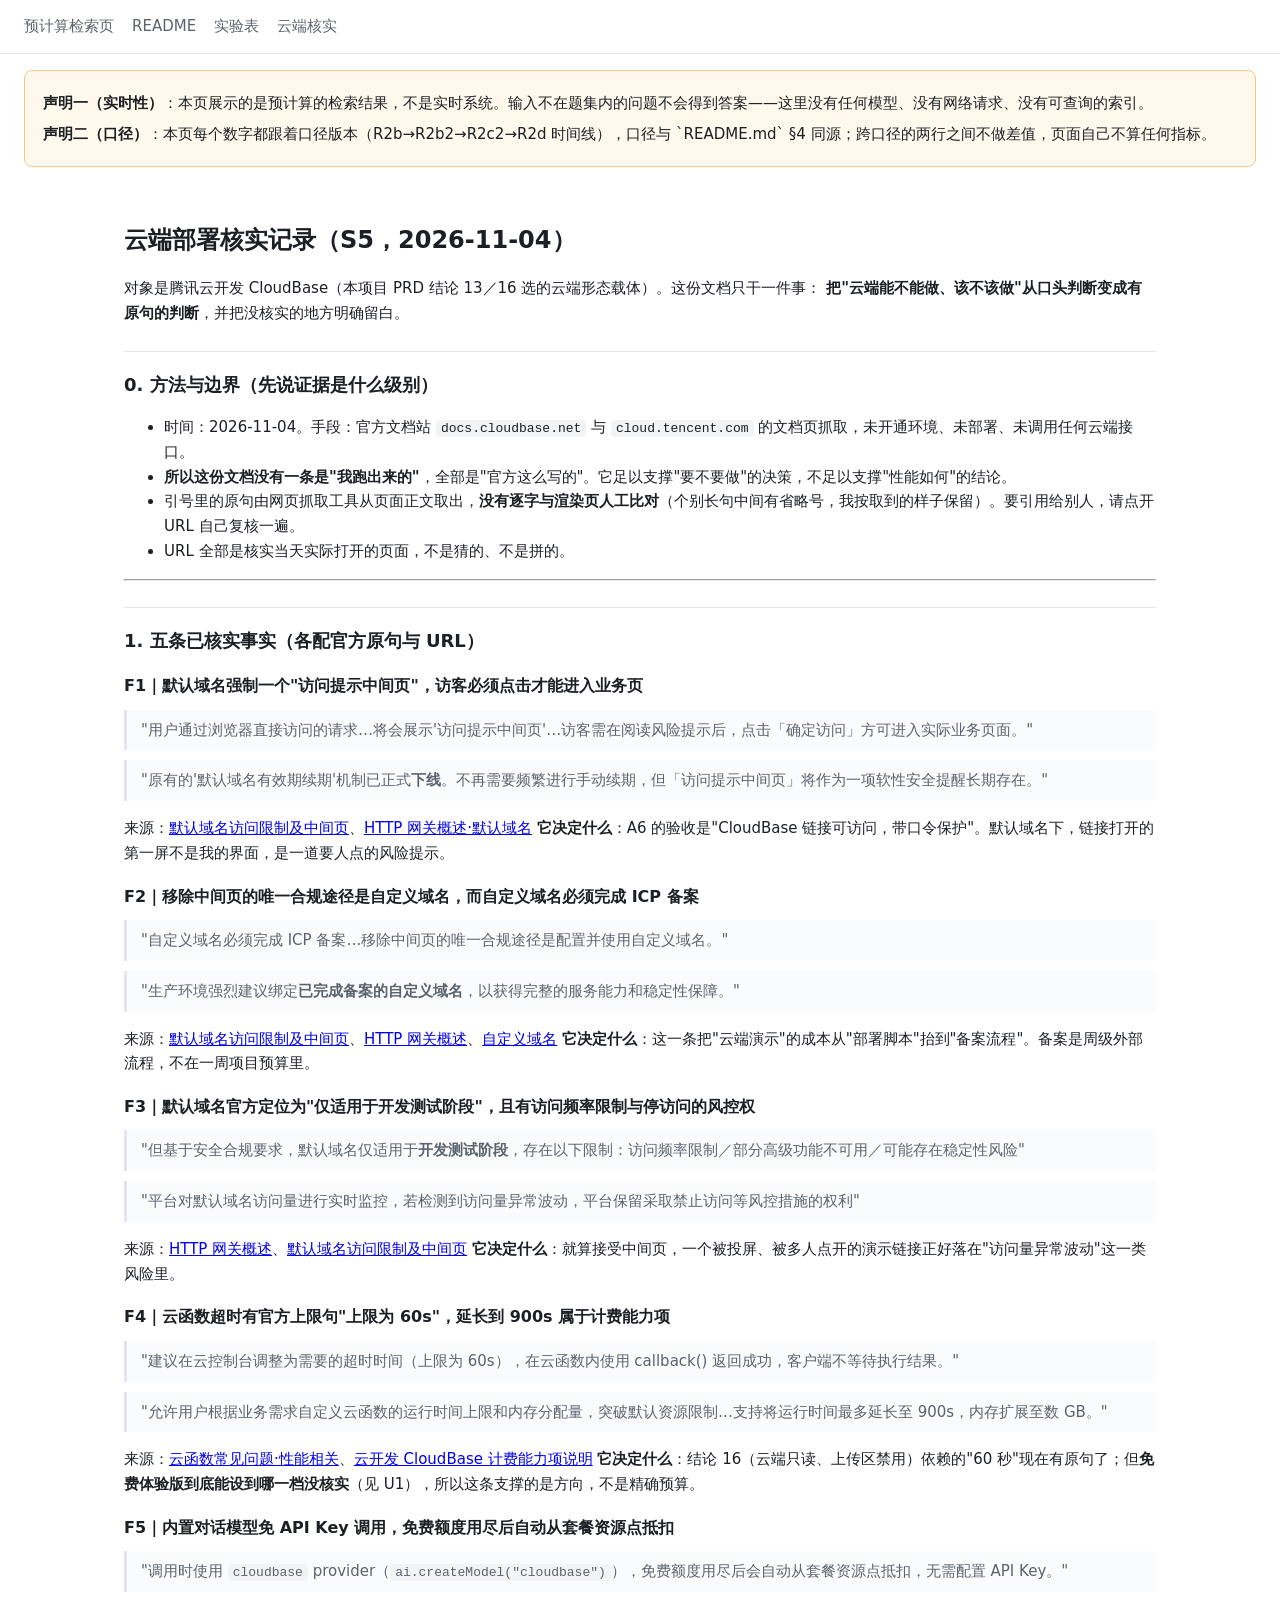
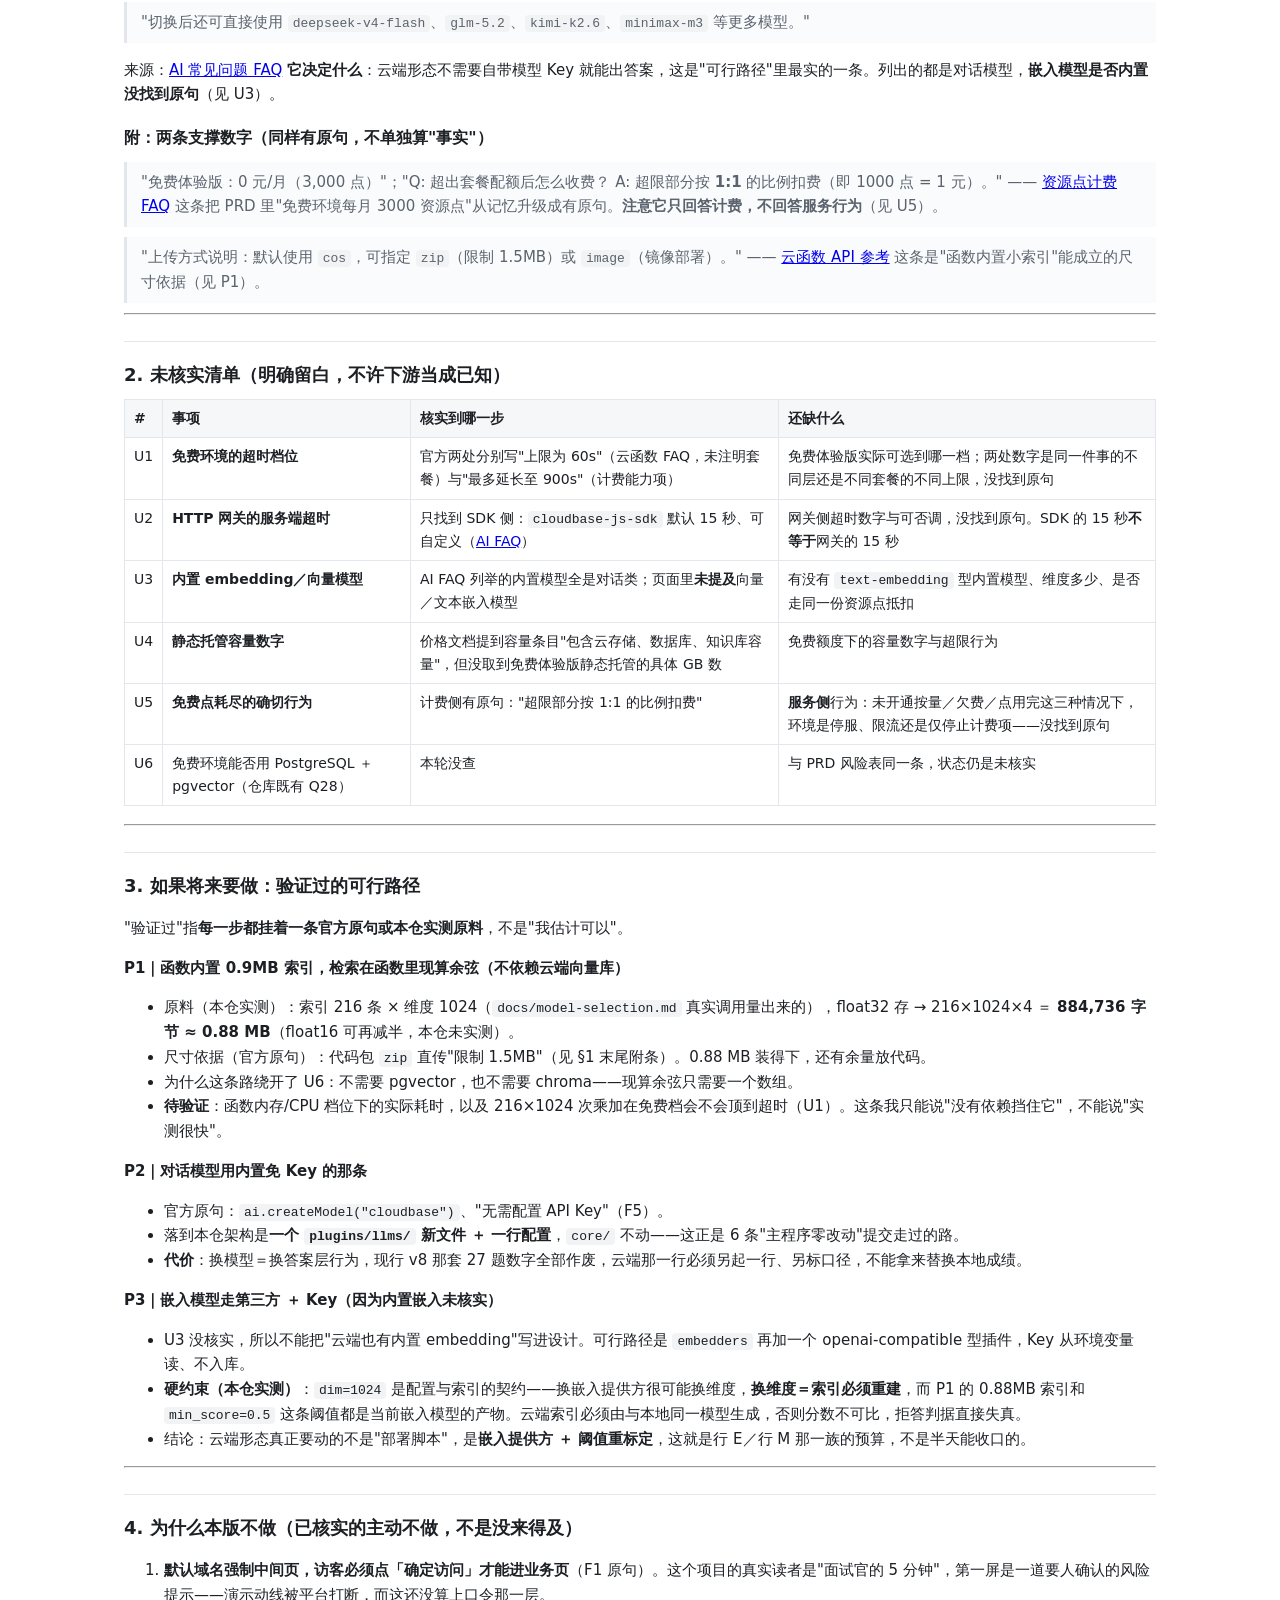
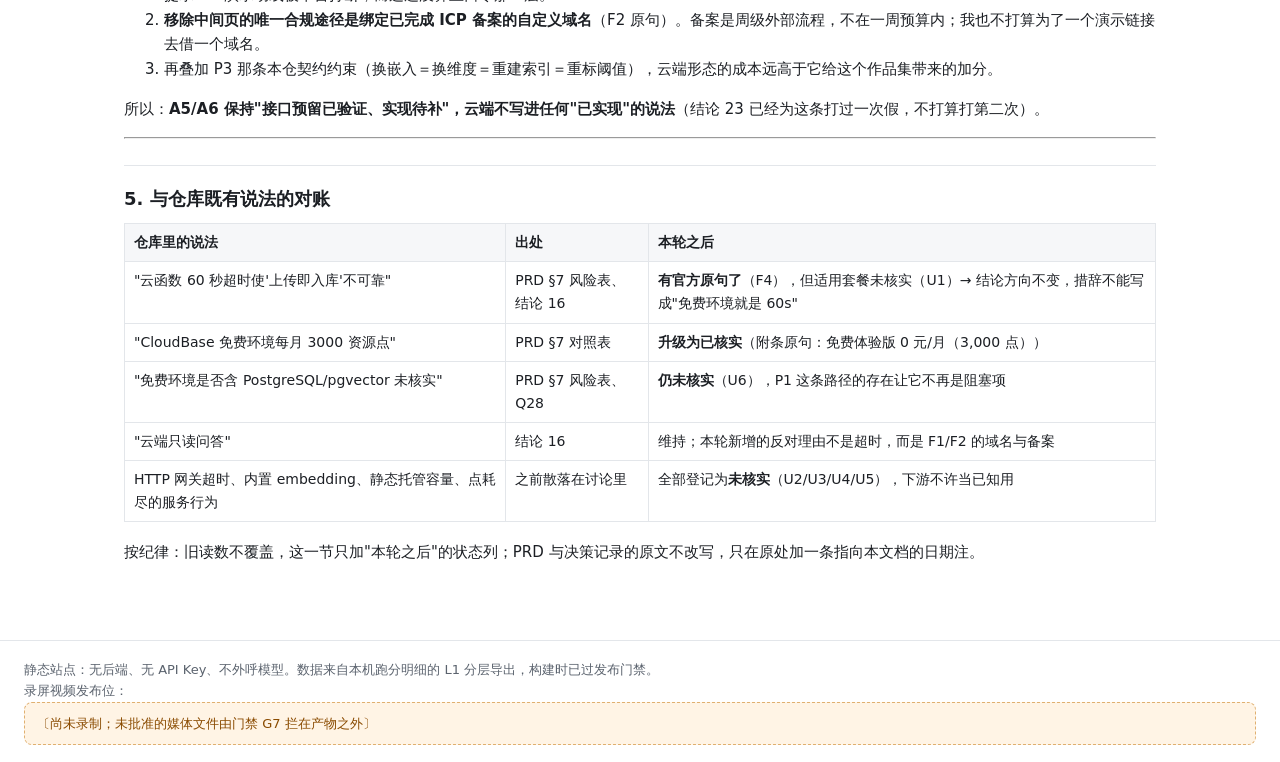
<file: findings.html>
<!doctype html>
<html lang="zh"><head><meta charset="utf-8">
<meta name="viewport" content="width=device-width, initial-scale=1">
<title>cloud-deployment-findings · 玄灵检索库</title>
<link rel="stylesheet" href="site.css"></head>
<body>
<nav><a href="index.html">预计算检索页</a><a href="readme.html">README</a>
<a href="experiments.html">实验表</a><a href="findings.html">云端核实</a></nav>
<div class="disclaimer"><p><strong>声明一（实时性）</strong>：本页展示的是预计算的检索结果，不是实时系统。输入不在题集内的问题不会得到答案——这里没有任何模型、没有网络请求、没有可查询的索引。</p><p><strong>声明二（口径）</strong>：本页每个数字都跟着口径版本（R2b→R2b2→R2c2→R2d 时间线），口径与 `README.md` §4 同源；跨口径的两行之间不做差值，页面自己不算任何指标。</p></div>
<main>
<h1>云端部署核实记录（S5，2026-11-04）</h1>
<p>对象是腾讯云开发 CloudBase（本项目 PRD 结论 13／16 选的云端形态载体）。这份文档只干一件事： <strong>把"云端能不能做、该不该做"从口头判断变成有原句的判断</strong>，并把没核实的地方明确留白。</p>
<h2>0. 方法与边界（先说证据是什么级别）</h2>
<ul><li>时间：2026-11-04。手段：官方文档站 <code>docs.cloudbase.net</code> 与 <code>cloud.tencent.com</code> 的文档页抓取，未开通环境、未部署、未调用任何云端接口。</li><li><strong>所以这份文档没有一条是"我跑出来的"</strong>，全部是"官方这么写的"。它足以支撑"要不要做"的决策，不足以支撑"性能如何"的结论。</li><li>引号里的原句由网页抓取工具从页面正文取出，<strong>没有逐字与渲染页人工比对</strong>（个别长句中间有省略号，我按取到的样子保留）。要引用给别人，请点开 URL 自己复核一遍。</li><li>URL 全部是核实当天实际打开的页面，不是猜的、不是拼的。</li></ul>
<hr>
<h2>1. 五条已核实事实（各配官方原句与 URL）</h2>
<h3>F1｜默认域名强制一个"访问提示中间页"，访客必须点击才能进入业务页</h3>
<blockquote>"用户通过浏览器直接访问的请求…将会展示'访问提示中间页'…访客需在阅读风险提示后，点击「确定访问」方可进入实际业务页面。"</blockquote>
<blockquote>"原有的'默认域名有效期续期'机制已正式<strong>下线</strong>。不再需要频繁进行手动续期，但「访问提示中间页」将作为一项软性安全提醒长期存在。"</blockquote>
<p>来源：<a href="https://docs.cloudbase.net/service/alias">默认域名访问限制及中间页</a>、<a href="https://docs.cloudbase.net/service/introduce">HTTP 网关概述·默认域名</a> <strong>它决定什么</strong>：A6 的验收是"CloudBase 链接可访问，带口令保护"。默认域名下，链接打开的第一屏不是我的界面，是一道要人点的风险提示。</p>
<h3>F2｜移除中间页的唯一合规途径是自定义域名，而自定义域名必须完成 ICP 备案</h3>
<blockquote>"自定义域名必须完成 ICP 备案…移除中间页的唯一合规途径是配置并使用自定义域名。"</blockquote>
<blockquote>"生产环境强烈建议绑定<strong>已完成备案的自定义域名</strong>，以获得完整的服务能力和稳定性保障。"</blockquote>
<p>来源：<a href="https://docs.cloudbase.net/service/alias">默认域名访问限制及中间页</a>、<a href="https://docs.cloudbase.net/service/introduce">HTTP 网关概述</a>、<a href="https://docs.cloudbase.net/service/custom-domain">自定义域名</a> <strong>它决定什么</strong>：这一条把"云端演示"的成本从"部署脚本"抬到"备案流程"。备案是周级外部流程，不在一周项目预算里。</p>
<h3>F3｜默认域名官方定位为"仅适用于开发测试阶段"，且有访问频率限制与停访问的风控权</h3>
<blockquote>"但基于安全合规要求，默认域名仅适用于<strong>开发测试阶段</strong>，存在以下限制：访问频率限制／部分高级功能不可用／可能存在稳定性风险"</blockquote>
<blockquote>"平台对默认域名访问量进行实时监控，若检测到访问量异常波动，平台保留采取禁止访问等风控措施的权利"</blockquote>
<p>来源：<a href="https://docs.cloudbase.net/service/introduce">HTTP 网关概述</a>、<a href="https://docs.cloudbase.net/service/alias">默认域名访问限制及中间页</a> <strong>它决定什么</strong>：就算接受中间页，一个被投屏、被多人点开的演示链接正好落在"访问量异常波动"这一类风险里。</p>
<h3>F4｜云函数超时有官方上限句"上限为 60s"，延长到 900s 属于计费能力项</h3>
<blockquote>"建议在云控制台调整为需要的超时时间（上限为 60s），在云函数内使用 callback() 返回成功，客户端不等待执行结果。"</blockquote>
<blockquote>"允许用户根据业务需求自定义云函数的运行时间上限和内存分配量，突破默认资源限制…支持将运行时间最多延长至 900s，内存扩展至数 GB。"</blockquote>
<p>来源：<a href="https://docs.cloudbase.net/cloud-function/faq">云函数常见问题·性能相关</a>、<a href="https://cloud.tencent.com/document/product/876/120713">云开发 CloudBase 计费能力项说明</a> <strong>它决定什么</strong>：结论 16（云端只读、上传区禁用）依赖的"60 秒"现在有原句了；但<strong>免费体验版到底能设到哪一档没核实</strong>（见 U1），所以这条支撑的是方向，不是精确预算。</p>
<h3>F5｜内置对话模型免 API Key 调用，免费额度用尽后自动从套餐资源点抵扣</h3>
<blockquote>"调用时使用 <code>cloudbase</code> provider（<code>ai.createModel("cloudbase")</code>），免费额度用尽后会自动从套餐资源点抵扣，无需配置 API Key。"</blockquote>
<blockquote>"切换后还可直接使用 <code>deepseek-v4-flash</code>、<code>glm-5.2</code>、<code>kimi-k2.6</code>、<code>minimax-m3</code> 等更多模型。"</blockquote>
<p>来源：<a href="https://docs.cloudbase.net/ai/FAQ">AI 常见问题 FAQ</a> <strong>它决定什么</strong>：云端形态不需要自带模型 Key 就能出答案，这是"可行路径"里最实的一条。列出的都是对话模型，<strong>嵌入模型是否内置没找到原句</strong>（见 U3）。</p>
<h3>附：两条支撑数字（同样有原句，不单独算"事实"）</h3>
<blockquote>"免费体验版：0 元/月（3,000 点）"；"Q: 超出套餐配额后怎么收费？ A: 超限部分按 <strong>1:1</strong> 的比例扣费（即 1000 点 = 1 元）。" —— <a href="https://docs.cloudbase.net/quick-start/resource-point">资源点计费 FAQ</a> 这条把 PRD 里"免费环境每月 3000 资源点"从记忆升级成有原句。<strong>注意它只回答计费，不回答服务行为</strong>（见 U5）。</blockquote>
<blockquote>"上传方式说明：默认使用 <code>cos</code>，可指定 <code>zip</code>（限制 1.5MB）或 <code>image</code>（镜像部署）。" —— <a href="https://docs.cloudbase.net/api-reference/manager/node/function">云函数 API 参考</a> 这条是"函数内置小索引"能成立的尺寸依据（见 P1）。</blockquote>
<hr>
<h2>2. 未核实清单（明确留白，不许下游当成已知）</h2>
<table><thead><tr><th>#</th><th>事项</th><th>核实到哪一步</th><th>还缺什么</th></tr></thead><tbody><tr><td>U1</td><td><strong>免费环境的超时档位</strong></td><td>官方两处分别写"上限为 60s"（云函数 FAQ，未注明套餐）与"最多延长至 900s"（计费能力项）</td><td>免费体验版实际可选到哪一档；两处数字是同一件事的不同层还是不同套餐的不同上限，没找到原句</td></tr><tr><td>U2</td><td><strong>HTTP 网关的服务端超时</strong></td><td>只找到 SDK 侧：<code>cloudbase-js-sdk</code> 默认 15 秒、可自定义（<a href="https://docs.cloudbase.net/ai/FAQ">AI FAQ</a>）</td><td>网关侧超时数字与可否调，没找到原句。SDK 的 15 秒<strong>不等于</strong>网关的 15 秒</td></tr><tr><td>U3</td><td><strong>内置 embedding／向量模型</strong></td><td>AI FAQ 列举的内置模型全是对话类；页面里<strong>未提及</strong>向量／文本嵌入模型</td><td>有没有 <code>text-embedding</code> 型内置模型、维度多少、是否走同一份资源点抵扣</td></tr><tr><td>U4</td><td><strong>静态托管容量数字</strong></td><td>价格文档提到容量条目"包含云存储、数据库、知识库容量"，但没取到免费体验版静态托管的具体 GB 数</td><td>免费额度下的容量数字与超限行为</td></tr><tr><td>U5</td><td><strong>免费点耗尽的确切行为</strong></td><td>计费侧有原句："超限部分按 1:1 的比例扣费"</td><td><strong>服务侧</strong>行为：未开通按量／欠费／点用完这三种情况下，环境是停服、限流还是仅停止计费项——没找到原句</td></tr><tr><td>U6</td><td>免费环境能否用 PostgreSQL ＋ pgvector（仓库既有 Q28）</td><td>本轮没查</td><td>与 PRD 风险表同一条，状态仍是未核实</td></tr></tbody></table>
<hr>
<h2>3. 如果将来要做：验证过的可行路径</h2>
<p>"验证过"指<strong>每一步都挂着一条官方原句或本仓实测原料</strong>，不是"我估计可以"。</p>
<p><strong>P1｜函数内置 0.9MB 索引，检索在函数里现算余弦（不依赖云端向量库）</strong></p>
<ul><li>原料（本仓实测）：索引 216 条 × 维度 1024（<code>docs/model-selection.md</code> 真实调用量出来的），float32 存 → 216×1024×4 ＝ <strong>884,736 字节 ≈ 0.88 MB</strong>（float16 可再减半，本仓未实测）。</li><li>尺寸依据（官方原句）：代码包 <code>zip</code> 直传"限制 1.5MB"（见 §1 末尾附条）。0.88 MB 装得下，还有余量放代码。</li><li>为什么这条路绕开了 U6：不需要 pgvector，也不需要 chroma——现算余弦只需要一个数组。</li><li><strong>待验证</strong>：函数内存/CPU 档位下的实际耗时，以及 216×1024 次乘加在免费档会不会顶到超时（U1）。这条我只能说"没有依赖挡住它"，不能说"实测很快"。</li></ul>
<p><strong>P2｜对话模型用内置免 Key 的那条</strong></p>
<ul><li>官方原句：<code>ai.createModel("cloudbase")</code>、"无需配置 API Key"（F5）。</li><li>落到本仓架构是<strong>一个 <code>plugins/llms/</code> 新文件 ＋ 一行配置</strong>，<code>core/</code> 不动——这正是 6 条"主程序零改动"提交走过的路。</li><li><strong>代价</strong>：换模型＝换答案层行为，现行 v8 那套 27 题数字全部作废，云端那一行必须另起一行、另标口径，不能拿来替换本地成绩。</li></ul>
<p><strong>P3｜嵌入模型走第三方 ＋ Key（因为内置嵌入未核实）</strong></p>
<ul><li>U3 没核实，所以不能把"云端也有内置 embedding"写进设计。可行路径是 <code>embedders</code> 再加一个 openai-compatible 型插件，Key 从环境变量读、不入库。</li><li><strong>硬约束（本仓实测）</strong>：<code>dim=1024</code> 是配置与索引的契约——换嵌入提供方很可能换维度，<strong>换维度＝索引必须重建</strong>，而 P1 的 0.88MB 索引和 <code>min_score=0.5</code> 这条阈值都是当前嵌入模型的产物。云端索引必须由与本地同一模型生成，否则分数不可比，拒答判据直接失真。</li><li>结论：云端形态真正要动的不是"部署脚本"，是<strong>嵌入提供方 ＋ 阈值重标定</strong>，这就是行 E／行 M 那一族的预算，不是半天能收口的。</li></ul>
<hr>
<h2>4. 为什么本版不做（已核实的主动不做，不是没来得及）</h2>
<ol><li><strong>默认域名强制中间页，访客必须点「确定访问」才能进业务页</strong>（F1 原句）。这个项目的真实读者是"面试官的 5 分钟"，第一屏是一道要人确认的风险提示——演示动线被平台打断，而这还没算上口令那一层。</li><li><strong>移除中间页的唯一合规途径是绑定已完成 ICP 备案的自定义域名</strong>（F2 原句）。备案是周级外部流程，不在一周预算内；我也不打算为了一个演示链接去借一个域名。</li><li>再叠加 P3 那条本仓契约约束（换嵌入＝换维度＝重建索引＝重标阈值），云端形态的成本远高于它给这个作品集带来的加分。</li></ol>
<p>所以：<strong>A5/A6 保持"接口预留已验证、实现待补"，云端不写进任何"已实现"的说法</strong>（结论 23 已经为这条打过一次假，不打算打第二次）。</p>
<hr>
<h2>5. 与仓库既有说法的对账</h2>
<table><thead><tr><th>仓库里的说法</th><th>出处</th><th>本轮之后</th></tr></thead><tbody><tr><td>"云函数 60 秒超时使'上传即入库'不可靠"</td><td>PRD §7 风险表、结论 16</td><td><strong>有官方原句了</strong>（F4），但适用套餐未核实（U1）→ 结论方向不变，措辞不能写成"免费环境就是 60s"</td></tr><tr><td>"CloudBase 免费环境每月 3000 资源点"</td><td>PRD §7 对照表</td><td><strong>升级为已核实</strong>（附条原句：免费体验版 0 元/月（3,000 点））</td></tr><tr><td>"免费环境是否含 PostgreSQL/pgvector 未核实"</td><td>PRD §7 风险表、Q28</td><td><strong>仍未核实</strong>（U6），P1 这条路径的存在让它不再是阻塞项</td></tr><tr><td>"云端只读问答"</td><td>结论 16</td><td>维持；本轮新增的反对理由不是超时，而是 F1/F2 的域名与备案</td></tr><tr><td>HTTP 网关超时、内置 embedding、静态托管容量、点耗尽的服务行为</td><td>之前散落在讨论里</td><td>全部登记为<strong>未核实</strong>（U2/U3/U4/U5），下游不许当已知用</td></tr></tbody></table>
<p>按纪律：旧读数不覆盖，这一节只加"本轮之后"的状态列；PRD 与决策记录的原文不改写，只在原处加一条指向本文档的日期注。</p></main>
<footer>静态站点：无后端、无 API Key、不外呼模型。数据来自本机跑分明细的 L1 分层导出，构建时已过发布门禁。
<br>录屏视频发布位：<span class="refused">〔尚未录制；未批准的媒体文件由门禁 G7 拦在产物之外〕</span></footer>
</body></html>
</file>
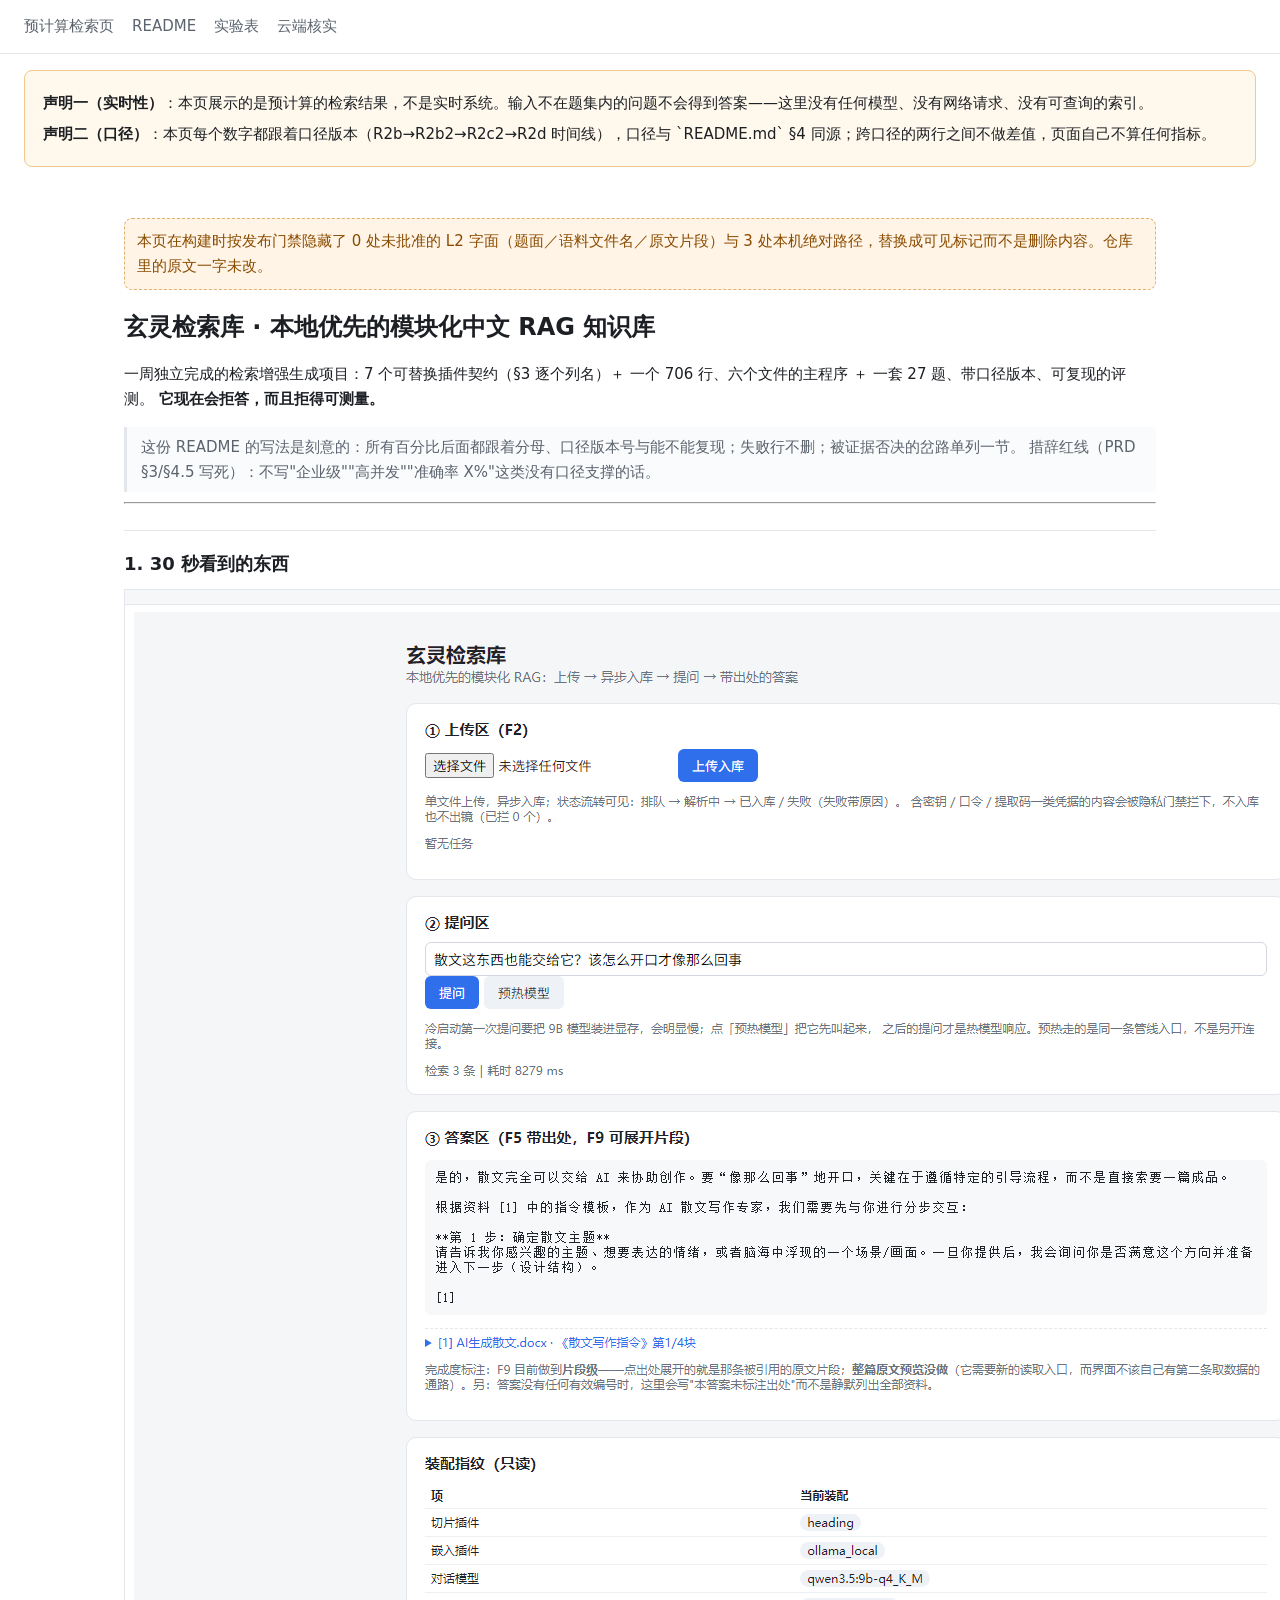
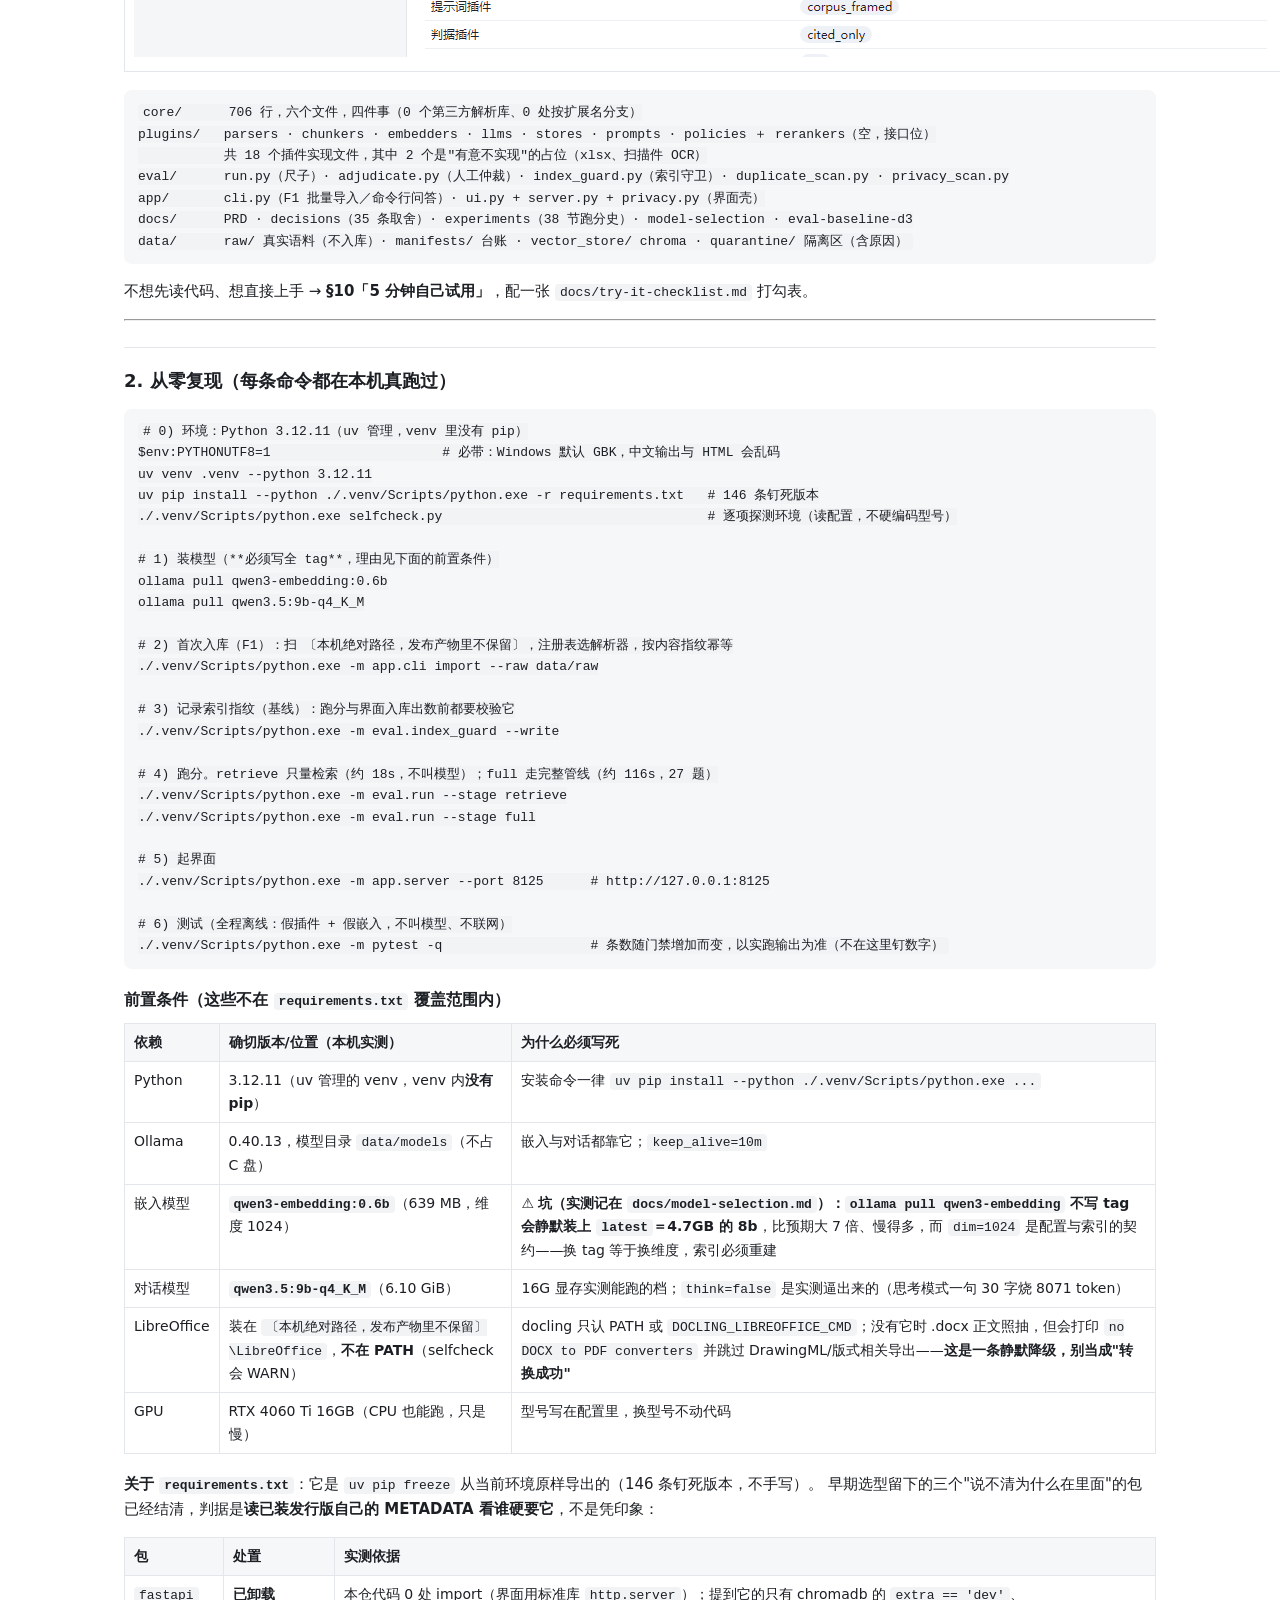
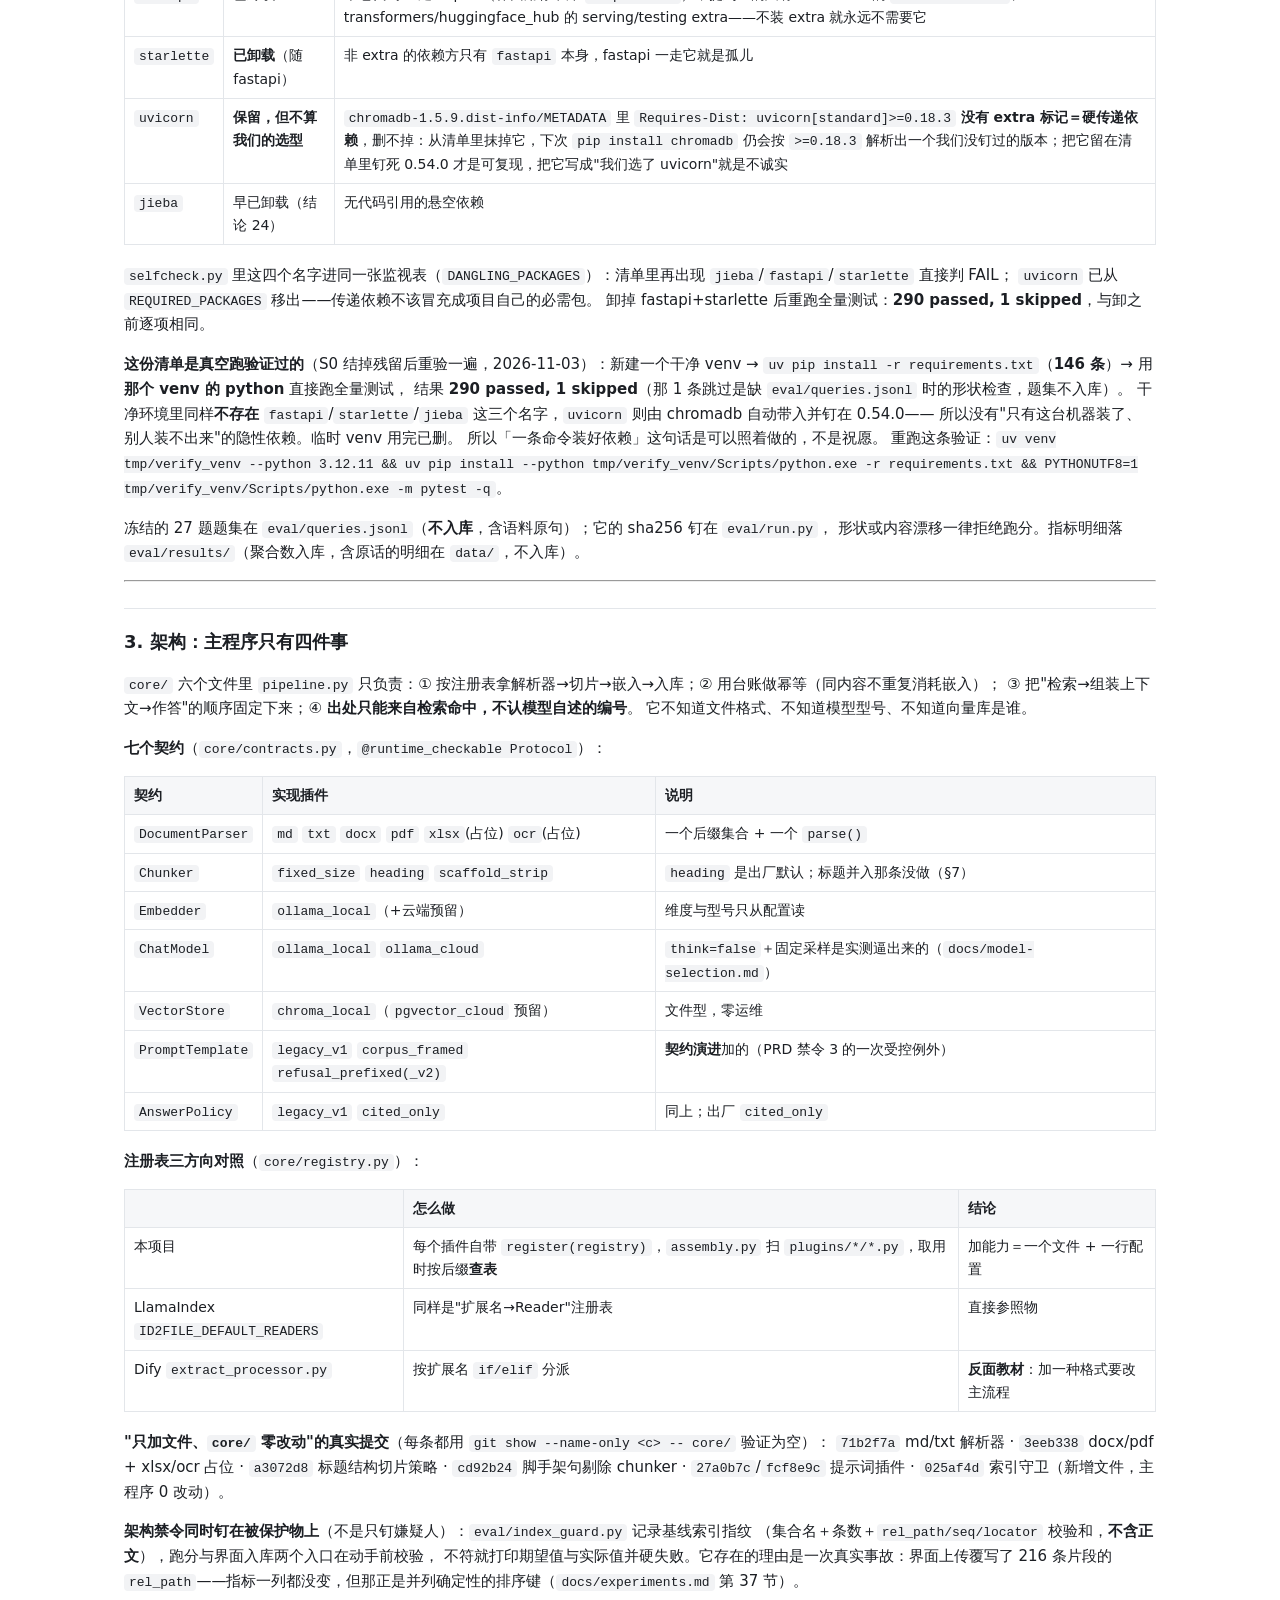
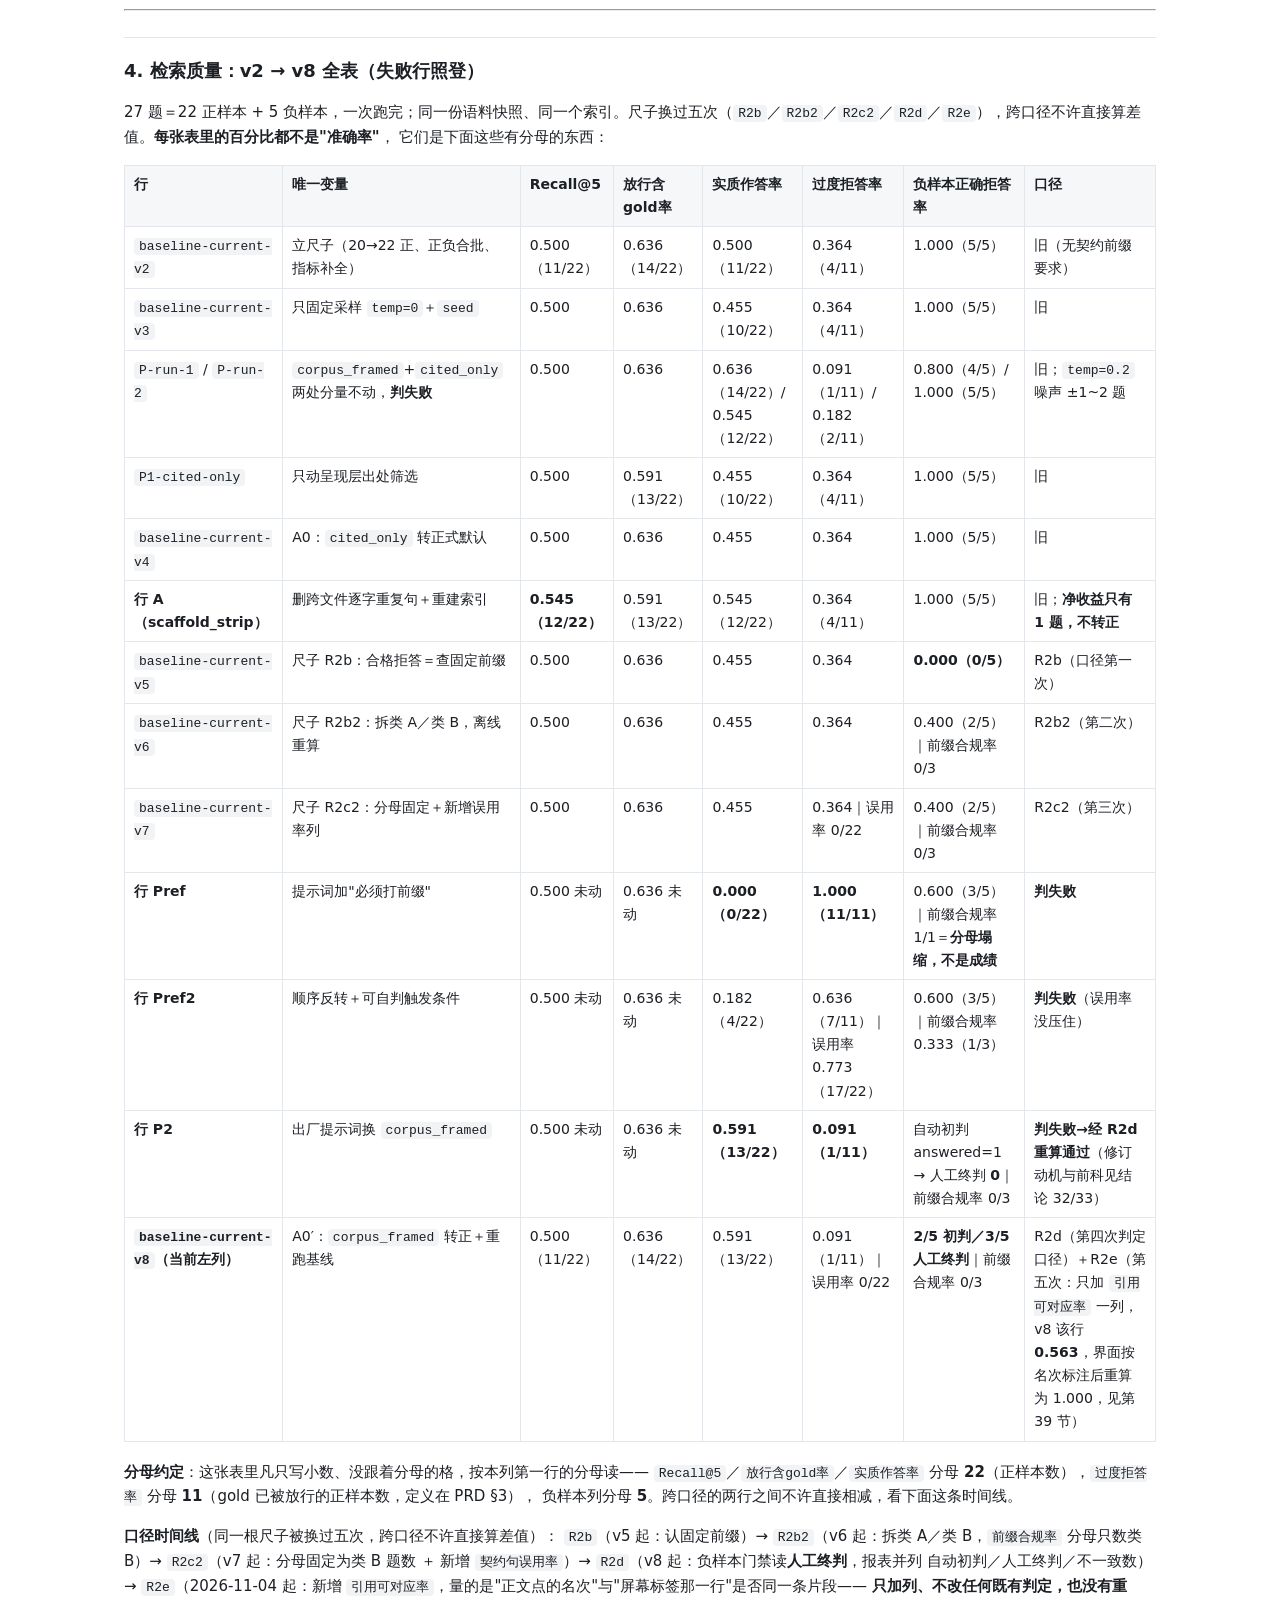
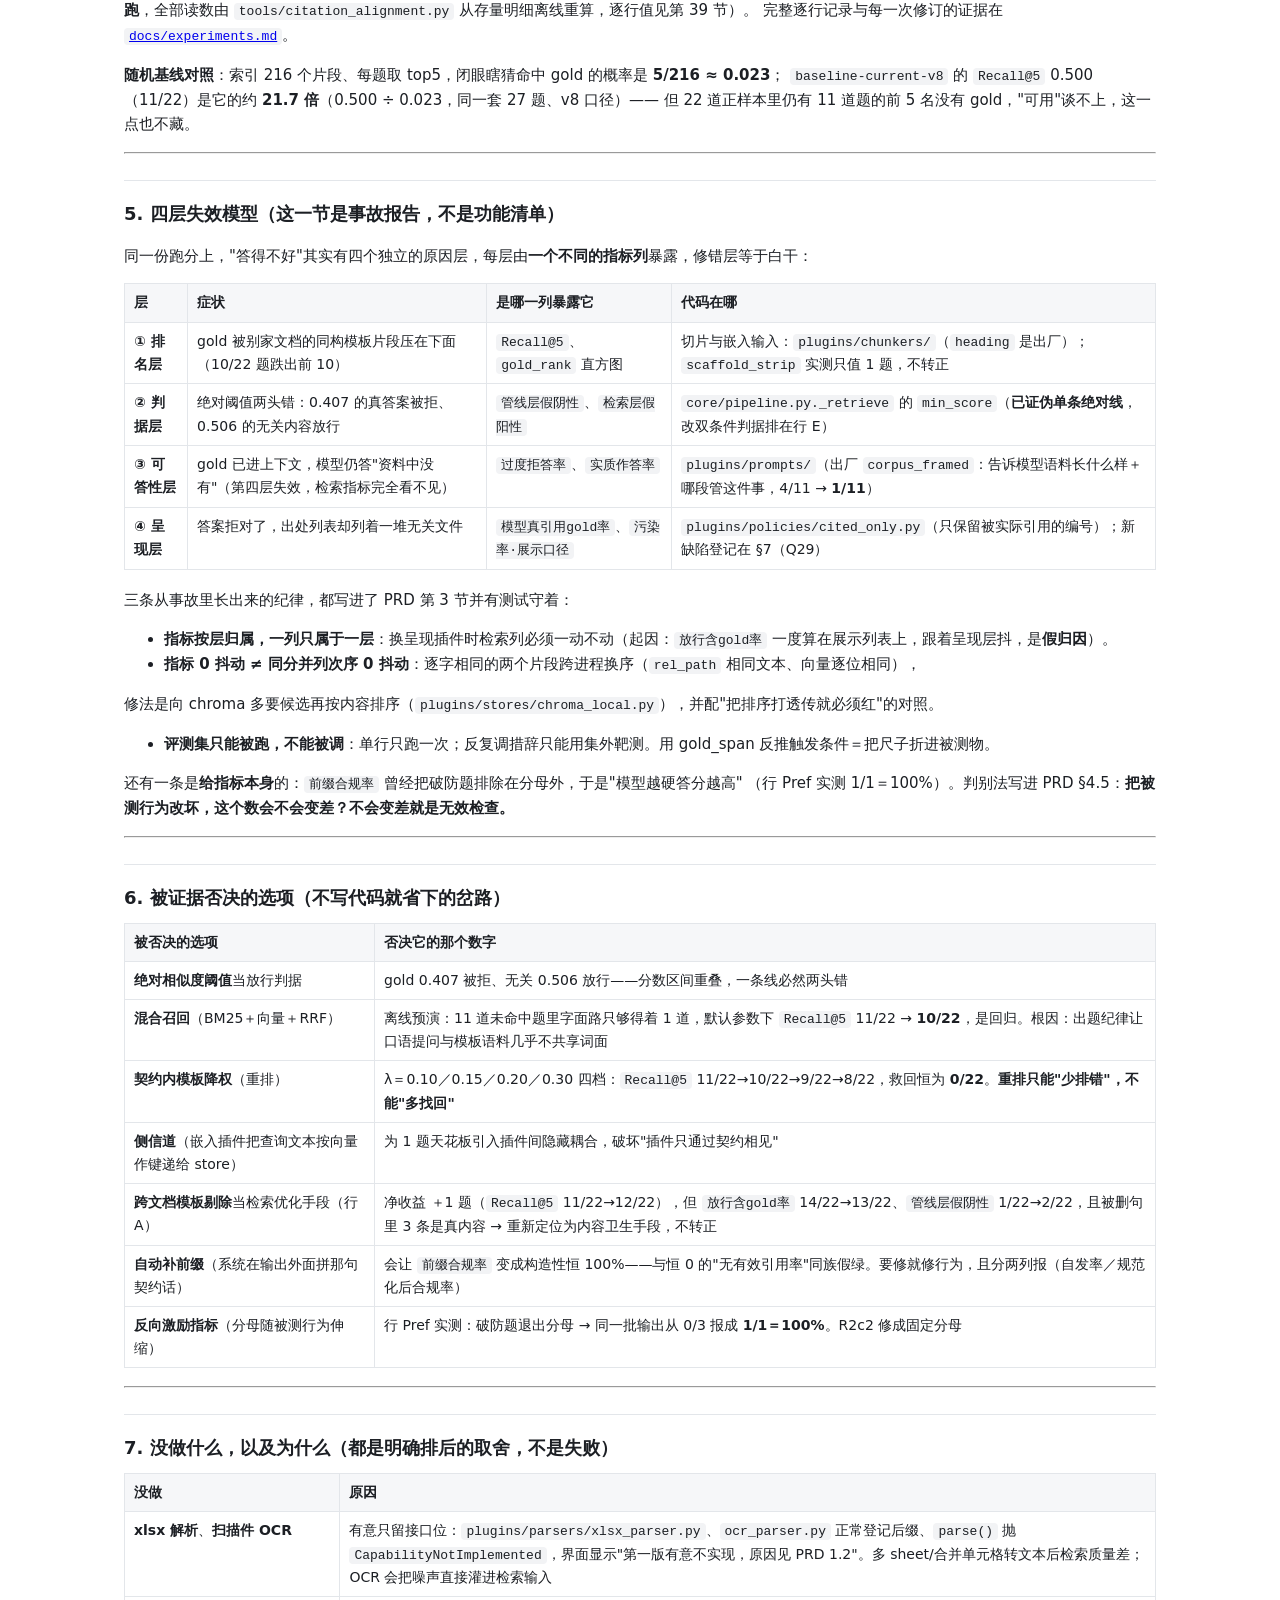
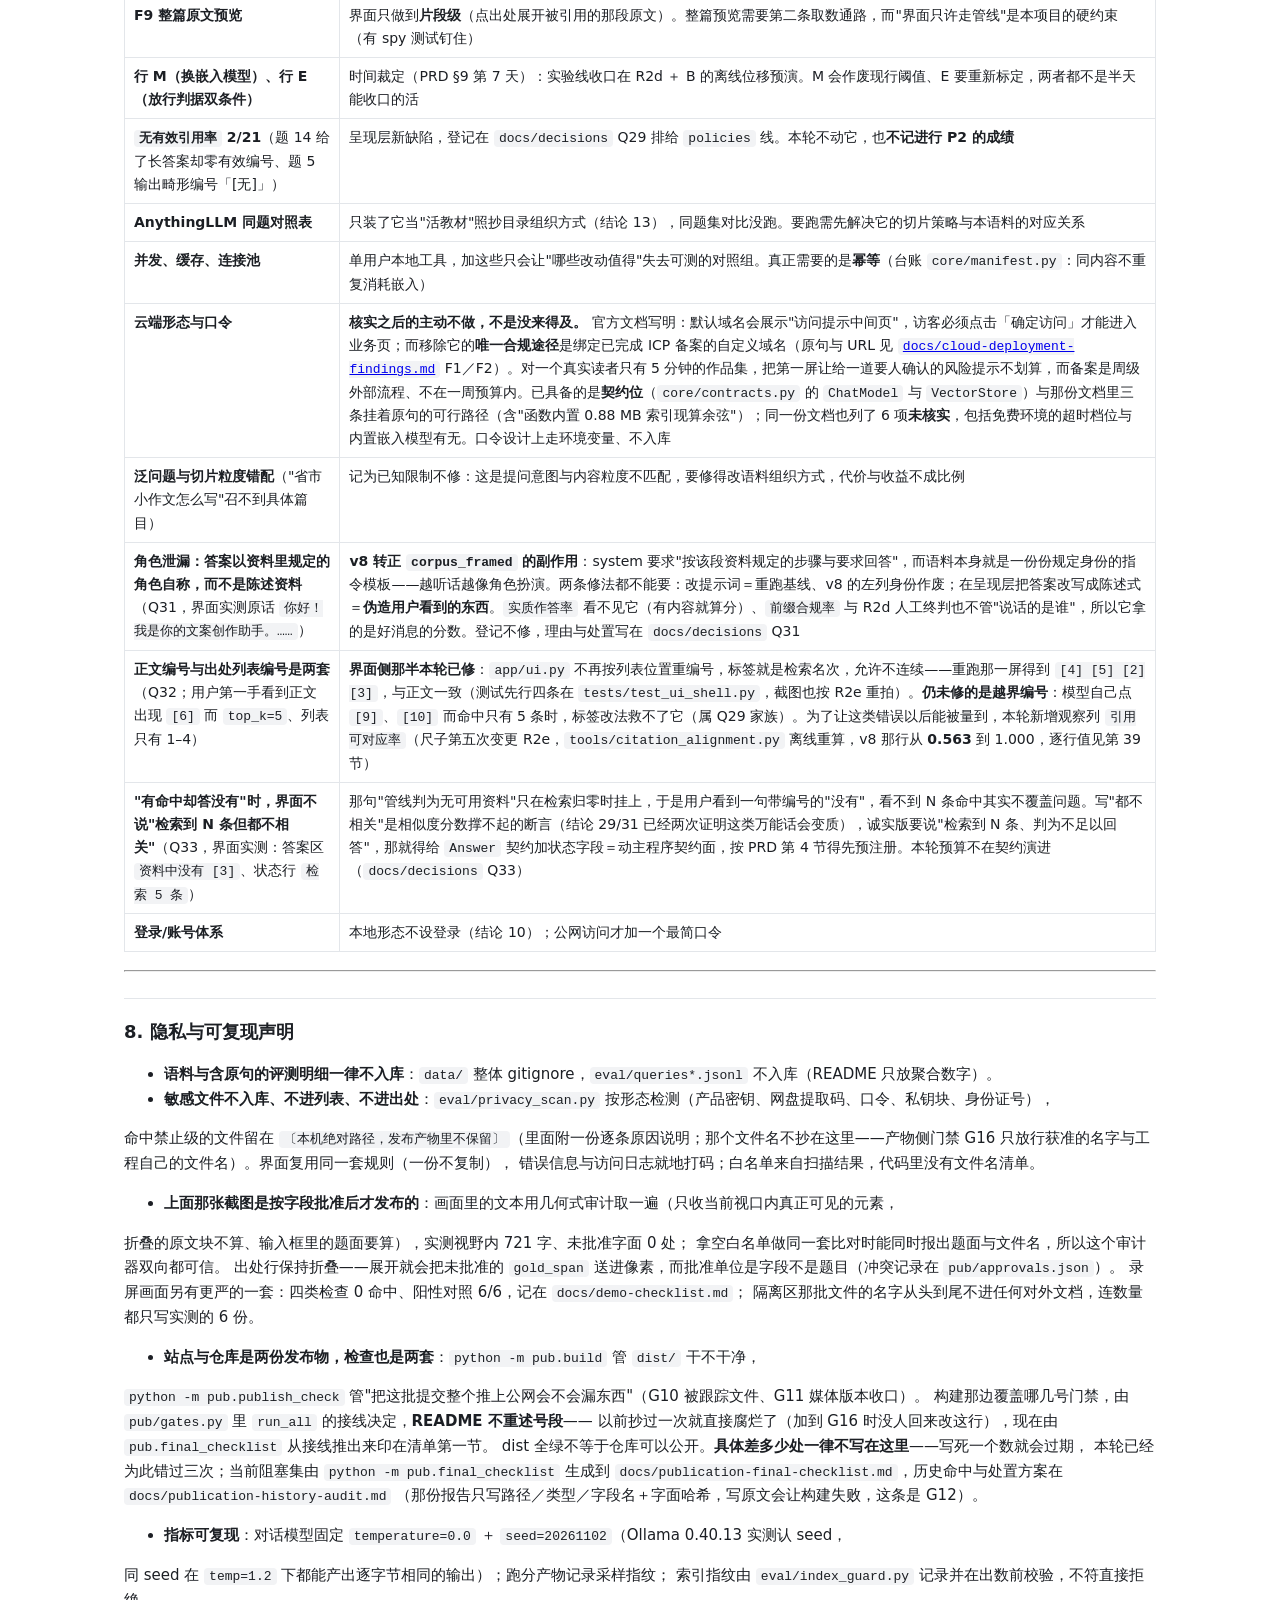
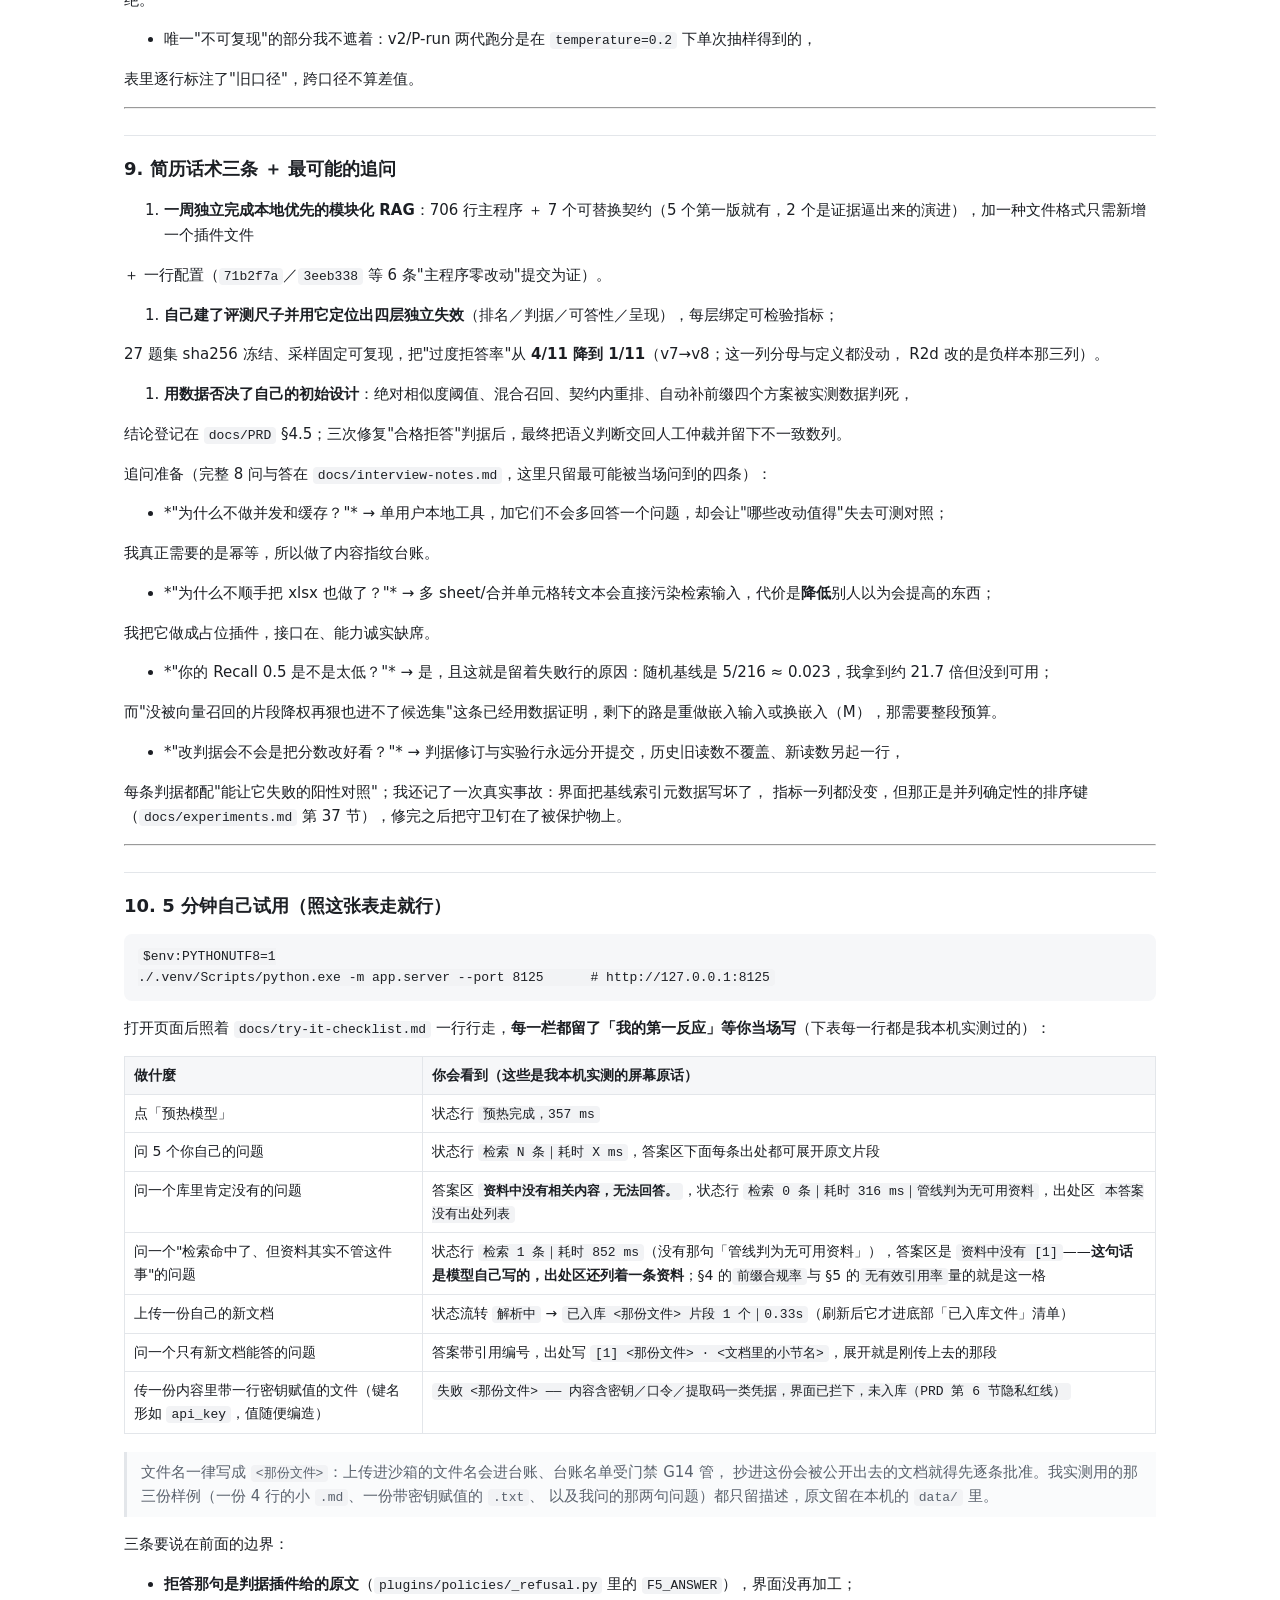
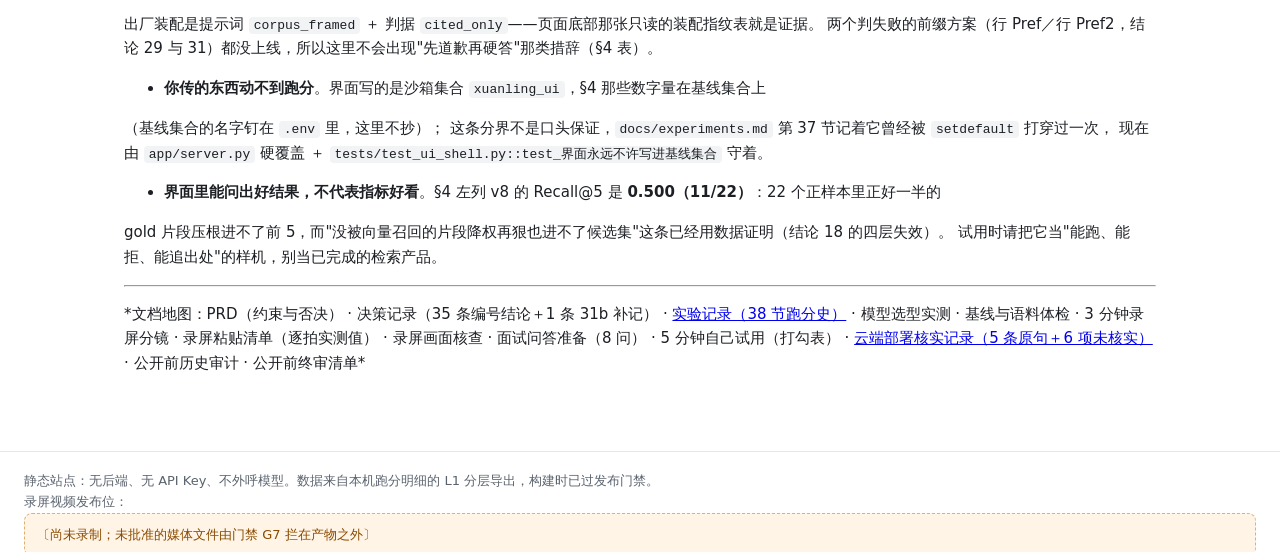
<file: readme.html>
<!doctype html>
<html lang="zh"><head><meta charset="utf-8">
<meta name="viewport" content="width=device-width, initial-scale=1">
<title>README · 玄灵检索库</title>
<link rel="stylesheet" href="site.css"></head>
<body>
<nav><a href="index.html">预计算检索页</a><a href="readme.html">README</a>
<a href="experiments.html">实验表</a><a href="findings.html">云端核实</a></nav>
<div class="disclaimer"><p><strong>声明一（实时性）</strong>：本页展示的是预计算的检索结果，不是实时系统。输入不在题集内的问题不会得到答案——这里没有任何模型、没有网络请求、没有可查询的索引。</p><p><strong>声明二（口径）</strong>：本页每个数字都跟着口径版本（R2b→R2b2→R2c2→R2d 时间线），口径与 `README.md` §4 同源；跨口径的两行之间不做差值，页面自己不算任何指标。</p></div>
<main><p class="refused">本页在构建时按发布门禁隐藏了 0 处未批准的 L2 字面（题面／语料文件名／原文片段）与 3 处本机绝对路径，替换成可见标记而不是删除内容。仓库里的原文一字未改。</p>
<h1>玄灵检索库 · 本地优先的模块化中文 RAG 知识库</h1>
<p>一周独立完成的检索增强生成项目：7 个可替换插件契约（§3 逐个列名）＋ 一个 706 行、六个文件的主程序 ＋ 一套 27 题、带口径版本、可复现的评测。 <strong>它现在会拒答，而且拒得可测量。</strong></p>
<blockquote>这份 README 的写法是刻意的：所有百分比后面都跟着分母、口径版本号与能不能复现；失败行不删；被证据否决的岔路单列一节。 措辞红线（PRD §3/§4.5 写死）：不写"企业级""高并发""准确率 X%"这类没有口径支撑的话。</blockquote>
<hr>
<h2>1. 30 秒看到的东西</h2>
<table><thead><tr><th></th><th></th></tr></thead><tbody><tr><td><img src="assets/ui_shell_v2.png" alt="界面三块：上传区（状态流转）／提问区（检索条数与耗时）／答案区（出处可展开，本图为折叠态）＋只读装配指纹"></td><td>上传区（异步入库＋状态流转）／提问区（预热＋耗时）／答案区（出处可展开原文片段）。&lt;br&gt;装配指纹只读展示，<strong>没有任何切换控件</strong>——理由见 §3。&lt;br&gt;*这张图是真渲染，也不是随手截的：2026-11-05 用本机 Chrome headless 打开 <code>http://127.0.0.1:8125</code>，提交<strong>已批准的题 1</strong>、等答案与出处落地后拍摄，窗口 1440×1140 是特意裁的——页面底部那行"已入库文件"清单不在画面里。画面内的文本用几何式审计过一遍（视野内 721 字、未批准字面 0 处；拿空白名单做对照能同时报出题面与文件名）。出处保持<strong>折叠</strong>：展开就会把未批准的 gold_span 送进像素，而批准单位是字段。<strong>这一版是重拍的</strong>：上一张截图拍在"出处列表按列表位置重编号"的年代，那个缺陷已按 R2e 修掉（<code>docs/decisions</code> 结论 36 与 Q32），旧图两版全部标为「已废弃、未公开」，裁定记在 <code>pub/media_dispositions.json</code>。诚实说一句：<strong>这张新图本身看不出修复前后的差别</strong>——已批准的那几道题在 v8 里都只点了 <code>[1]</code>，名次与位置恰好相同；能看出差别的那一屏（<code>[4] [5] [2] [3]</code>）用的是未批准的题面，不能进产物。*</td></tr></tbody></table>
<pre><code>core/      706 行，六个文件，四件事（0 个第三方解析库、0 处按扩展名分支）
plugins/   parsers · chunkers · embedders · llms · stores · prompts · policies ＋ rerankers（空，接口位）
           共 18 个插件实现文件，其中 2 个是"有意不实现"的占位（xlsx、扫描件 OCR）
eval/      run.py（尺子）· adjudicate.py（人工仲裁）· index_guard.py（索引守卫）· duplicate_scan.py · privacy_scan.py
app/       cli.py（F1 批量导入／命令行问答）· ui.py + server.py + privacy.py（界面壳）
docs/      PRD · decisions（35 条取舍）· experiments（38 节跑分史）· model-selection · eval-baseline-d3
data/      raw/ 真实语料（不入库）· manifests/ 台账 · vector_store/ chroma · quarantine/ 隔离区（含原因）</code></pre>
<p>不想先读代码、想直接上手 → <strong>§10「5 分钟自己试用」</strong>，配一张 <code>docs/try-it-checklist.md</code> 打勾表。</p>
<hr>
<h2>2. 从零复现（每条命令都在本机真跑过）</h2>
<pre><code># 0) 环境：Python 3.12.11（uv 管理，venv 里没有 pip）
$env:PYTHONUTF8=1                      # 必带：Windows 默认 GBK，中文输出与 HTML 会乱码
uv venv .venv --python 3.12.11
uv pip install --python ./.venv/Scripts/python.exe -r requirements.txt   # 146 条钉死版本
./.venv/Scripts/python.exe selfcheck.py                                  # 逐项探测环境（读配置，不硬编码型号）

# 1) 装模型（**必须写全 tag**，理由见下面的前置条件）
ollama pull qwen3-embedding:0.6b
ollama pull qwen3.5:9b-q4_K_M

# 2) 首次入库（F1）：扫 〔本机绝对路径，发布产物里不保留〕，注册表选解析器，按内容指纹幂等
./.venv/Scripts/python.exe -m app.cli import --raw data/raw

# 3) 记录索引指纹（基线）：跑分与界面入库出数前都要校验它
./.venv/Scripts/python.exe -m eval.index_guard --write

# 4) 跑分。retrieve 只量检索（约 18s，不叫模型）；full 走完整管线（约 116s，27 题）
./.venv/Scripts/python.exe -m eval.run --stage retrieve
./.venv/Scripts/python.exe -m eval.run --stage full

# 5) 起界面
./.venv/Scripts/python.exe -m app.server --port 8125      # http://127.0.0.1:8125

# 6) 测试（全程离线：假插件 + 假嵌入，不叫模型、不联网）
./.venv/Scripts/python.exe -m pytest -q                   # 条数随门禁增加而变，以实跑输出为准（不在这里钉数字）</code></pre>
<h3>前置条件（这些不在 <code>requirements.txt</code> 覆盖范围内）</h3>
<table><thead><tr><th>依赖</th><th>确切版本/位置（本机实测）</th><th>为什么必须写死</th></tr></thead><tbody><tr><td>Python</td><td>3.12.11（uv 管理的 venv，venv 内<strong>没有 pip</strong>）</td><td>安装命令一律 <code>uv pip install --python ./.venv/Scripts/python.exe ...</code></td></tr><tr><td>Ollama</td><td>0.40.13，模型目录 <code>data/models</code>（不占 C 盘）</td><td>嵌入与对话都靠它；<code>keep_alive=10m</code></td></tr><tr><td>嵌入模型</td><td><strong><code>qwen3-embedding:0.6b</code></strong>（639 MB，维度 1024）</td><td>⚠ <strong>坑（实测记在 <code>docs/model-selection.md</code>）：<code>ollama pull qwen3-embedding</code> 不写 tag 会静默装上 <code>latest</code>＝4.7GB 的 8b</strong>，比预期大 7 倍、慢得多，而 <code>dim=1024</code> 是配置与索引的契约——换 tag 等于换维度，索引必须重建</td></tr><tr><td>对话模型</td><td><strong><code>qwen3.5:9b-q4_K_M</code></strong>（6.10 GiB）</td><td>16G 显存实测能跑的档；<code>think=false</code> 是实测逼出来的（思考模式一句 30 字烧 8071 token）</td></tr><tr><td>LibreOffice</td><td>装在 <code>〔本机绝对路径，发布产物里不保留〕\LibreOffice</code>，<strong>不在 PATH</strong>（selfcheck 会 WARN）</td><td>docling 只认 PATH 或 <code>DOCLING_LIBREOFFICE_CMD</code>；没有它时 .docx 正文照抽，但会打印 <code>no DOCX to PDF converters</code> 并跳过 DrawingML/版式相关导出——<strong>这是一条静默降级，别当成"转换成功"</strong></td></tr><tr><td>GPU</td><td>RTX 4060 Ti 16GB（CPU 也能跑，只是慢）</td><td>型号写在配置里，换型号不动代码</td></tr></tbody></table>
<p><strong>关于 <code>requirements.txt</code></strong>：它是 <code>uv pip freeze</code> 从当前环境原样导出的（146 条钉死版本，不手写）。 早期选型留下的三个"说不清为什么在里面"的包已经结清，判据是<strong>读已装发行版自己的 METADATA 看谁硬要它</strong>，不是凭印象：</p>
<table><thead><tr><th>包</th><th>处置</th><th>实测依据</th></tr></thead><tbody><tr><td><code>fastapi</code></td><td><strong>已卸载</strong></td><td>本仓代码 0 处 import（界面用标准库 <code>http.server</code>）；提到它的只有 chromadb 的 <code>extra == 'dev'</code>、transformers/huggingface_hub 的 serving/testing extra——不装 extra 就永远不需要它</td></tr><tr><td><code>starlette</code></td><td><strong>已卸载</strong>（随 fastapi）</td><td>非 extra 的依赖方只有 <code>fastapi</code> 本身，fastapi 一走它就是孤儿</td></tr><tr><td><code>uvicorn</code></td><td><strong>保留，但不算我们的选型</strong></td><td><code>chromadb-1.5.9.dist-info/METADATA</code> 里 <code>Requires-Dist: uvicorn[standard]&gt;=0.18.3</code> <strong>没有 extra 标记＝硬传递依赖</strong>，删不掉：从清单里抹掉它，下次 <code>pip install chromadb</code> 仍会按 <code>&gt;=0.18.3</code> 解析出一个我们没钉过的版本；把它留在清单里钉死 0.54.0 才是可复现，把它写成"我们选了 uvicorn"就是不诚实</td></tr><tr><td><code>jieba</code></td><td>早已卸载（结论 24）</td><td>无代码引用的悬空依赖</td></tr></tbody></table>
<p><code>selfcheck.py</code> 里这四个名字进同一张监视表（<code>DANGLING_PACKAGES</code>）：清单里再出现 <code>jieba</code>/<code>fastapi</code>/<code>starlette</code> 直接判 FAIL； <code>uvicorn</code> 已从 <code>REQUIRED_PACKAGES</code> 移出——传递依赖不该冒充成项目自己的必需包。 卸掉 fastapi+starlette 后重跑全量测试：<strong>290 passed, 1 skipped</strong>，与卸之前逐项相同。</p>
<p><strong>这份清单是真空跑验证过的</strong>（S0 结掉残留后重验一遍，2026-11-03）：新建一个干净 venv → <code>uv pip install -r requirements.txt</code>（<strong>146 条</strong>）→ 用<strong>那个 venv 的 python</strong> 直接跑全量测试， 结果 <strong>290 passed, 1 skipped</strong>（那 1 条跳过是缺 <code>eval/queries.jsonl</code> 时的形状检查，题集不入库）。 干净环境里同样<strong>不存在</strong> <code>fastapi</code>/<code>starlette</code>/<code>jieba</code> 这三个名字，<code>uvicorn</code> 则由 chromadb 自动带入并钉在 0.54.0—— 所以没有"只有这台机器装了、别人装不出来"的隐性依赖。临时 venv 用完已删。 所以「一条命令装好依赖」这句话是可以照着做的，不是祝愿。 重跑这条验证：<code>uv venv tmp/verify_venv --python 3.12.11 &amp;&amp; uv pip install --python tmp/verify_venv/Scripts/python.exe -r requirements.txt &amp;&amp; PYTHONUTF8=1 tmp/verify_venv/Scripts/python.exe -m pytest -q</code>。</p>
<p>冻结的 27 题题集在 <code>eval/queries.jsonl</code>（<strong>不入库</strong>，含语料原句）；它的 sha256 钉在 <code>eval/run.py</code>， 形状或内容漂移一律拒绝跑分。指标明细落 <code>eval/results/</code>（聚合数入库，含原话的明细在 <code>data/</code>，不入库）。</p>
<hr>
<h2>3. 架构：主程序只有四件事</h2>
<p><code>core/</code> 六个文件里 <code>pipeline.py</code> 只负责：① 按注册表拿解析器→切片→嵌入→入库；② 用台账做幂等（同内容不重复消耗嵌入）； ③ 把"检索→组装上下文→作答"的顺序固定下来；④ <strong>出处只能来自检索命中，不认模型自述的编号</strong>。 它不知道文件格式、不知道模型型号、不知道向量库是谁。</p>
<p><strong>七个契约</strong>（<code>core/contracts.py</code>，<code>@runtime_checkable Protocol</code>）：</p>
<table><thead><tr><th>契约</th><th>实现插件</th><th>说明</th></tr></thead><tbody><tr><td><code>DocumentParser</code></td><td><code>md</code> <code>txt</code> <code>docx</code> <code>pdf</code> <code>xlsx</code>(占位) <code>ocr</code>(占位)</td><td>一个后缀集合 + 一个 <code>parse()</code></td></tr><tr><td><code>Chunker</code></td><td><code>fixed_size</code> <code>heading</code> <code>scaffold_strip</code></td><td><code>heading</code> 是出厂默认；标题并入那条没做（§7）</td></tr><tr><td><code>Embedder</code></td><td><code>ollama_local</code>（+云端预留）</td><td>维度与型号只从配置读</td></tr><tr><td><code>ChatModel</code></td><td><code>ollama_local</code> <code>ollama_cloud</code></td><td><code>think=false</code>＋固定采样是实测逼出来的（<code>docs/model-selection.md</code>）</td></tr><tr><td><code>VectorStore</code></td><td><code>chroma_local</code>（<code>pgvector_cloud</code> 预留）</td><td>文件型，零运维</td></tr><tr><td><code>PromptTemplate</code></td><td><code>legacy_v1</code> <code>corpus_framed</code> <code>refusal_prefixed(_v2)</code></td><td><strong>契约演进</strong>加的（PRD 禁令 3 的一次受控例外）</td></tr><tr><td><code>AnswerPolicy</code></td><td><code>legacy_v1</code> <code>cited_only</code></td><td>同上；出厂 <code>cited_only</code></td></tr></tbody></table>
<p><strong>注册表三方向对照</strong>（<code>core/registry.py</code>）：</p>
<table><thead><tr><th></th><th>怎么做</th><th>结论</th></tr></thead><tbody><tr><td>本项目</td><td>每个插件自带 <code>register(registry)</code>，<code>assembly.py</code> 扫 <code>plugins/*/*.py</code>，取用时按后缀<strong>查表</strong></td><td>加能力＝一个文件 + 一行配置</td></tr><tr><td>LlamaIndex <code>ID2FILE_DEFAULT_READERS</code></td><td>同样是"扩展名→Reader"注册表</td><td>直接参照物</td></tr><tr><td>Dify <code>extract_processor.py</code></td><td>按扩展名 <code>if/elif</code> 分派</td><td><strong>反面教材</strong>：加一种格式要改主流程</td></tr></tbody></table>
<p><strong>"只加文件、<code>core/</code> 零改动"的真实提交</strong>（每条都用 <code>git show --name-only &lt;c&gt; -- core/</code> 验证为空）： <code>71b2f7a</code> md/txt 解析器 · <code>3eeb338</code> docx/pdf + xlsx/ocr 占位 · <code>a3072d8</code> 标题结构切片策略 · <code>cd92b24</code> 脚手架句剔除 chunker · <code>27a0b7c</code>/<code>fcf8e9c</code> 提示词插件 · <code>025af4d</code> 索引守卫（新增文件，主程序 0 改动）。</p>
<p><strong>架构禁令同时钉在被保护物上</strong>（不是只钉嫌疑人）：<code>eval/index_guard.py</code> 记录基线索引指纹 （集合名＋条数＋<code>rel_path/seq/locator</code> 校验和，<strong>不含正文</strong>），跑分与界面入库两个入口在动手前校验， 不符就打印期望值与实际值并硬失败。它存在的理由是一次真实事故：界面上传覆写了 216 条片段的 <code>rel_path</code>——指标一列都没变，但那正是并列确定性的排序键（<code>docs/experiments.md</code> 第 37 节）。</p>
<hr>
<h2>4. 检索质量：v2 → v8 全表（失败行照登）</h2>
<p>27 题＝22 正样本 + 5 负样本，一次跑完；同一份语料快照、同一个索引。尺子换过五次（<code>R2b</code>／<code>R2b2</code>／<code>R2c2</code>／<code>R2d</code>／<code>R2e</code>），跨口径不许直接算差值。<strong>每张表里的百分比都不是"准确率"</strong>， 它们是下面这些有分母的东西：</p>
<table><thead><tr><th>行</th><th>唯一变量</th><th>Recall@5</th><th>放行含gold率</th><th>实质作答率</th><th>过度拒答率</th><th>负样本正确拒答率</th><th>口径</th></tr></thead><tbody><tr><td><code>baseline-current-v2</code></td><td>立尺子（20→22 正、正负合批、指标补全）</td><td>0.500（11/22）</td><td>0.636（14/22）</td><td>0.500（11/22）</td><td>0.364（4/11）</td><td>1.000（5/5）</td><td>旧（无契约前缀要求）</td></tr><tr><td><code>baseline-current-v3</code></td><td>只固定采样 <code>temp=0</code>＋<code>seed</code></td><td>0.500</td><td>0.636</td><td>0.455（10/22）</td><td>0.364（4/11）</td><td>1.000（5/5）</td><td>旧</td></tr><tr><td><code>P-run-1</code> / <code>P-run-2</code></td><td><code>corpus_framed</code>+<code>cited_only</code> 两处分量不动，<strong>判失败</strong></td><td>0.500</td><td>0.636</td><td>0.636（14/22）/ 0.545（12/22）</td><td>0.091（1/11）/ 0.182（2/11）</td><td>0.800（4/5）/ 1.000（5/5）</td><td>旧；<code>temp=0.2</code> 噪声 ±1~2 题</td></tr><tr><td><code>P1-cited-only</code></td><td>只动呈现层出处筛选</td><td>0.500</td><td>0.591（13/22）</td><td>0.455（10/22）</td><td>0.364（4/11）</td><td>1.000（5/5）</td><td>旧</td></tr><tr><td><code>baseline-current-v4</code></td><td>A0：<code>cited_only</code> 转正式默认</td><td>0.500</td><td>0.636</td><td>0.455</td><td>0.364</td><td>1.000（5/5）</td><td>旧</td></tr><tr><td><strong>行 A（scaffold_strip）</strong></td><td>删跨文件逐字重复句＋重建索引</td><td><strong>0.545（12/22）</strong></td><td>0.591（13/22）</td><td>0.545（12/22）</td><td>0.364（4/11）</td><td>1.000（5/5）</td><td>旧；<strong>净收益只有 1 题，不转正</strong></td></tr><tr><td><code>baseline-current-v5</code></td><td>尺子 R2b：合格拒答＝查固定前缀</td><td>0.500</td><td>0.636</td><td>0.455</td><td>0.364</td><td><strong>0.000（0/5）</strong></td><td>R2b（口径第一次）</td></tr><tr><td><code>baseline-current-v6</code></td><td>尺子 R2b2：拆类 A／类 B，离线重算</td><td>0.500</td><td>0.636</td><td>0.455</td><td>0.364</td><td>0.400（2/5）｜前缀合规率 0/3</td><td>R2b2（第二次）</td></tr><tr><td><code>baseline-current-v7</code></td><td>尺子 R2c2：分母固定＋新增误用率列</td><td>0.500</td><td>0.636</td><td>0.455</td><td>0.364｜误用率 0/22</td><td>0.400（2/5）｜前缀合规率 0/3</td><td>R2c2（第三次）</td></tr><tr><td><strong>行 Pref</strong></td><td>提示词加"必须打前缀"</td><td>0.500 未动</td><td>0.636 未动</td><td><strong>0.000（0/22）</strong></td><td><strong>1.000（11/11）</strong></td><td>0.600（3/5）｜前缀合规率 1/1＝<strong>分母塌缩，不是成绩</strong></td><td><strong>判失败</strong></td></tr><tr><td><strong>行 Pref2</strong></td><td>顺序反转＋可自判触发条件</td><td>0.500 未动</td><td>0.636 未动</td><td>0.182（4/22）</td><td>0.636（7/11）｜误用率 0.773（17/22）</td><td>0.600（3/5）｜前缀合规率 0.333（1/3）</td><td><strong>判失败</strong>（误用率没压住）</td></tr><tr><td><strong>行 P2</strong></td><td>出厂提示词换 <code>corpus_framed</code></td><td>0.500 未动</td><td>0.636 未动</td><td><strong>0.591（13/22）</strong></td><td><strong>0.091（1/11）</strong></td><td>自动初判 answered=1 → 人工终判 <strong>0</strong>｜前缀合规率 0/3</td><td><strong>判失败→经 R2d 重算通过</strong>（修订动机与前科见结论 32/33）</td></tr><tr><td><strong><code>baseline-current-v8</code>（当前左列）</strong></td><td>A0′：<code>corpus_framed</code> 转正＋重跑基线</td><td>0.500（11/22）</td><td>0.636（14/22）</td><td>0.591（13/22）</td><td>0.091（1/11）｜误用率 0/22</td><td><strong>2/5 初判／3/5 人工终判</strong>｜前缀合规率 0/3</td><td>R2d（第四次判定口径）＋R2e（第五次：只加 <code>引用可对应率</code> 一列，v8 该行 <strong>0.563</strong>，界面按名次标注后重算为 1.000，见第 39 节）</td></tr></tbody></table>
<p><strong>分母约定</strong>：这张表里凡只写小数、没跟着分母的格，按本列第一行的分母读—— <code>Recall@5</code>／<code>放行含gold率</code>／<code>实质作答率</code> 分母 <strong>22</strong>（正样本数），<code>过度拒答率</code> 分母 <strong>11</strong>（gold 已被放行的正样本数，定义在 PRD §3）， 负样本列分母 <strong>5</strong>。跨口径的两行之间不许直接相减，看下面这条时间线。</p>
<p><strong>口径时间线</strong>（同一根尺子被换过五次，跨口径不许直接算差值）： <code>R2b</code>（v5 起：认固定前缀）→ <code>R2b2</code>（v6 起：拆类 A／类 B，<code>前缀合规率</code> 分母只数类 B）→ <code>R2c2</code>（v7 起：分母固定为类 B 题数 ＋ 新增 <code>契约句误用率</code>）→ <code>R2d</code>（v8 起：负样本门禁读<strong>人工终判</strong>，报表并列 自动初判／人工终判／不一致数）→ <code>R2e</code>（2026-11-04 起：新增 <code>引用可对应率</code>，量的是"正文点的名次"与"屏幕标签那一行"是否同一条片段—— <strong>只加列、不改任何既有判定，也没有重跑</strong>，全部读数由 <code>tools/citation_alignment.py</code> 从存量明细离线重算，逐行值见第 39 节）。 完整逐行记录与每一次修订的证据在 <a href="experiments.html"><code>docs/experiments.md</code></a>。</p>
<p><strong>随机基线对照</strong>：索引 216 个片段、每题取 top5，闭眼瞎猜命中 gold 的概率是 <strong>5/216 ≈ 0.023</strong>； <code>baseline-current-v8</code> 的 <code>Recall@5</code> 0.500（11/22）是它的约 <strong>21.7 倍</strong>（0.500 ÷ 0.023，同一套 27 题、v8 口径）—— 但 22 道正样本里仍有 11 道题的前 5 名没有 gold，"可用"谈不上，这一点也不藏。</p>
<hr>
<h2>5. 四层失效模型（这一节是事故报告，不是功能清单）</h2>
<p>同一份跑分上，"答得不好"其实有四个独立的原因层，每层由<strong>一个不同的指标列</strong>暴露，修错层等于白干：</p>
<table><thead><tr><th>层</th><th>症状</th><th>是哪一列暴露它</th><th>代码在哪</th></tr></thead><tbody><tr><td><strong>① 排名层</strong></td><td>gold 被别家文档的同构模板片段压在下面（10/22 题跌出前 10）</td><td><code>Recall@5</code>、<code>gold_rank</code> 直方图</td><td>切片与嵌入输入：<code>plugins/chunkers/</code>（<code>heading</code> 是出厂）；<code>scaffold_strip</code> 实测只值 1 题，不转正</td></tr><tr><td><strong>② 判据层</strong></td><td>绝对阈值两头错：0.407 的真答案被拒、0.506 的无关内容放行</td><td><code>管线层假阴性</code>、<code>检索层假阳性</code></td><td><code>core/pipeline.py._retrieve</code> 的 <code>min_score</code>（<strong>已证伪单条绝对线</strong>，改双条件判据排在行 E）</td></tr><tr><td><strong>③ 可答性层</strong></td><td>gold 已进上下文，模型仍答"资料中没有"（第四层失效，检索指标完全看不见）</td><td><code>过度拒答率</code>、<code>实质作答率</code></td><td><code>plugins/prompts/</code>（出厂 <code>corpus_framed</code>：告诉模型语料长什么样＋哪段管这件事，4/11 → <strong>1/11</strong>）</td></tr><tr><td><strong>④ 呈现层</strong></td><td>答案拒对了，出处列表却列着一堆无关文件</td><td><code>模型真引用gold率</code>、<code>污染率·展示口径</code></td><td><code>plugins/policies/cited_only.py</code>（只保留被实际引用的编号）；新缺陷登记在 §7（Q29）</td></tr></tbody></table>
<p>三条从事故里长出来的纪律，都写进了 PRD 第 3 节并有测试守着：</p>
<ul><li><strong>指标按层归属，一列只属于一层</strong>：换呈现插件时检索列必须一动不动（起因：<code>放行含gold率</code> 一度算在展示列表上，跟着呈现层抖，是<strong>假归因</strong>）。</li><li><strong>指标 0 抖动 ≠ 同分并列次序 0 抖动</strong>：逐字相同的两个片段跨进程换序（<code>rel_path</code> 相同文本、向量逐位相同），</li></ul>
<p>  修法是向 chroma 多要候选再按内容排序（<code>plugins/stores/chroma_local.py</code>），并配"把排序打透传就必须红"的对照。</p>
<ul><li><strong>评测集只能被跑，不能被调</strong>：单行只跑一次；反复调措辞只能用集外靶测。用 gold_span 反推触发条件＝把尺子折进被测物。</li></ul>
<p>还有一条是<strong>给指标本身</strong>的：<code>前缀合规率</code> 曾经把破防题排除在分母外，于是"模型越硬答分越高" （行 Pref 实测 1/1＝100%）。判别法写进 PRD §4.5：<strong>把被测行为改坏，这个数会不会变差？不会变差就是无效检查。</strong></p>
<hr>
<h2>6. 被证据否决的选项（不写代码就省下的岔路）</h2>
<table><thead><tr><th>被否决的选项</th><th>否决它的那个数字</th></tr></thead><tbody><tr><td><strong>绝对相似度阈值</strong>当放行判据</td><td>gold 0.407 被拒、无关 0.506 放行——分数区间重叠，一条线必然两头错</td></tr><tr><td><strong>混合召回</strong>（BM25＋向量＋RRF）</td><td>离线预演：11 道未命中题里字面路只够得着 1 道，默认参数下 <code>Recall@5</code> 11/22 → <strong>10/22</strong>，是回归。根因：出题纪律让口语提问与模板语料几乎不共享词面</td></tr><tr><td><strong>契约内模板降权</strong>（重排）</td><td>λ＝0.10／0.15／0.20／0.30 四档：<code>Recall@5</code> 11/22→10/22→9/22→8/22，救回恒为 <strong>0/22</strong>。<strong>重排只能"少排错"，不能"多找回"</strong></td></tr><tr><td><strong>侧信道</strong>（嵌入插件把查询文本按向量作键递给 store）</td><td>为 1 题天花板引入插件间隐藏耦合，破坏"插件只通过契约相见"</td></tr><tr><td><strong>跨文档模板剔除</strong>当检索优化手段（行 A）</td><td>净收益 ＋1 题（<code>Recall@5</code> 11/22→12/22），但 <code>放行含gold率</code> 14/22→13/22、<code>管线层假阴性</code> 1/22→2/22，且被删句里 3 条是真内容 → 重新定位为内容卫生手段，不转正</td></tr><tr><td><strong>自动补前缀</strong>（系统在输出外面拼那句契约话）</td><td>会让 <code>前缀合规率</code> 变成构造性恒 100%——与恒 0 的"无有效引用率"同族假绿。要修就修行为，且分两列报（自发率／规范化后合规率）</td></tr><tr><td><strong>反向激励指标</strong>（分母随被测行为伸缩）</td><td>行 Pref 实测：破防题退出分母 → 同一批输出从 0/3 报成 <strong>1/1＝100%</strong>。R2c2 修成固定分母</td></tr></tbody></table>
<hr>
<h2>7. 没做什么，以及为什么（都是明确排后的取舍，不是失败）</h2>
<table><thead><tr><th>没做</th><th>原因</th></tr></thead><tbody><tr><td><strong>xlsx 解析</strong>、<strong>扫描件 OCR</strong></td><td>有意只留接口位：<code>plugins/parsers/xlsx_parser.py</code>、<code>ocr_parser.py</code> 正常登记后缀、<code>parse()</code> 抛 <code>CapabilityNotImplemented</code>，界面显示"第一版有意不实现，原因见 PRD 1.2"。多 sheet/合并单元格转文本后检索质量差；OCR 会把噪声直接灌进检索输入</td></tr><tr><td><strong>F9 整篇原文预览</strong></td><td>界面只做到<strong>片段级</strong>（点出处展开被引用的那段原文）。整篇预览需要第二条取数通路，而"界面只许走管线"是本项目的硬约束（有 spy 测试钉住）</td></tr><tr><td><strong>行 M（换嵌入模型）、行 E（放行判据双条件）</strong></td><td>时间裁定（PRD §9 第 7 天）：实验线收口在 R2d ＋ B 的离线位移预演。M 会作废现行阈值、E 要重新标定，两者都不是半天能收口的活</td></tr><tr><td><strong><code>无有效引用率</code> 2/21</strong>（题 14 给了长答案却零有效编号、题 5 输出畸形编号「[无]」）</td><td>呈现层新缺陷，登记在 <code>docs/decisions</code> Q29 排给 <code>policies</code> 线。本轮不动它，也<strong>不记进行 P2 的成绩</strong></td></tr><tr><td><strong>AnythingLLM 同题对照表</strong></td><td>只装了它当"活教材"照抄目录组织方式（结论 13），同题集对比没跑。要跑需先解决它的切片策略与本语料的对应关系</td></tr><tr><td><strong>并发、缓存、连接池</strong></td><td>单用户本地工具，加这些只会让"哪些改动值得"失去可测的对照组。真正需要的是<strong>幂等</strong>（台账 <code>core/manifest.py</code>：同内容不重复消耗嵌入）</td></tr><tr><td><strong>云端形态与口令</strong></td><td><strong>核实之后的主动不做，不是没来得及。</strong> 官方文档写明：默认域名会展示"访问提示中间页"，访客必须点击「确定访问」才能进入业务页；而移除它的<strong>唯一合规途径</strong>是绑定已完成 ICP 备案的自定义域名（原句与 URL 见 <a href="findings.html"><code>docs/cloud-deployment-findings.md</code></a> F1／F2）。对一个真实读者只有 5 分钟的作品集，把第一屏让给一道要人确认的风险提示不划算，而备案是周级外部流程、不在一周预算内。已具备的是<strong>契约位</strong>（<code>core/contracts.py</code> 的 <code>ChatModel</code> 与 <code>VectorStore</code>）与那份文档里三条挂着原句的可行路径（含"函数内置 0.88 MB 索引现算余弦"）；同一份文档也列了 6 项<strong>未核实</strong>，包括免费环境的超时档位与内置嵌入模型有无。口令设计上走环境变量、不入库</td></tr><tr><td><strong>泛问题与切片粒度错配</strong>（"省市小作文怎么写"召不到具体篇目）</td><td>记为已知限制不修：这是提问意图与内容粒度不匹配，要修得改语料组织方式，代价与收益不成比例</td></tr><tr><td><strong>角色泄漏：答案以资料里规定的角色自称，而不是陈述资料</strong>（Q31，界面实测原话 <code>你好！我是你的文案创作助手。……</code>）</td><td><strong>v8 转正 <code>corpus_framed</code> 的副作用</strong>：system 要求"按该段资料规定的步骤与要求回答"，而语料本身就是一份份规定身份的指令模板——越听话越像角色扮演。两条修法都不能要：改提示词＝重跑基线、v8 的左列身份作废；在呈现层把答案改写成陈述式＝<strong>伪造用户看到的东西</strong>。<code>实质作答率</code> 看不见它（有内容就算分）、<code>前缀合规率</code> 与 R2d 人工终判也不管"说话的是谁"，所以它拿的是好消息的分数。登记不修，理由与处置写在 <code>docs/decisions</code> Q31</td></tr><tr><td><strong>正文编号与出处列表编号是两套</strong>（Q32；用户第一手看到正文出现 <code>[6]</code> 而 <code>top_k=5</code>、列表只有 1–4）</td><td><strong>界面侧那半本轮已修</strong>：<code>app/ui.py</code> 不再按列表位置重编号，标签就是检索名次，允许不连续——重跑那一屏得到 <code>[4] [5] [2] [3]</code>，与正文一致（测试先行四条在 <code>tests/test_ui_shell.py</code>，截图也按 R2e 重拍）。<strong>仍未修的是越界编号</strong>：模型自己点 <code>[9]</code>、<code>[10]</code> 而命中只有 5 条时，标签改法救不了它（属 Q29 家族）。为了让这类错误以后能被量到，本轮新增观察列 <code>引用可对应率</code>（尺子第五次变更 R2e，<code>tools/citation_alignment.py</code> 离线重算，v8 那行从 <strong>0.563</strong> 到 1.000，逐行值见第 39 节）</td></tr><tr><td><strong>"有命中却答没有"时，界面不说"检索到 N 条但都不相关"</strong>（Q33，界面实测：答案区 <code>资料中没有 [3]</code>、状态行 <code>检索 5 条</code>）</td><td>那句"管线判为无可用资料"只在检索归零时挂上，于是用户看到一句带编号的"没有"，看不到 N 条命中其实不覆盖问题。写"都不相关"是相似度分数撑不起的断言（结论 29/31 已经两次证明这类万能话会变质），诚实版要说"检索到 N 条、判为不足以回答"，那就得给 <code>Answer</code> 契约加状态字段＝动主程序契约面，按 PRD 第 4 节得先预注册。本轮预算不在契约演进（<code>docs/decisions</code> Q33）</td></tr><tr><td><strong>登录/账号体系</strong></td><td>本地形态不设登录（结论 10）；公网访问才加一个最简口令</td></tr></tbody></table>
<hr>
<h2>8. 隐私与可复现声明</h2>
<ul><li><strong>语料与含原句的评测明细一律不入库</strong>：<code>data/</code> 整体 gitignore，<code>eval/queries*.jsonl</code> 不入库（README 只放聚合数字）。</li><li><strong>敏感文件不入库、不进列表、不进出处</strong>：<code>eval/privacy_scan.py</code> 按形态检测（产品密钥、网盘提取码、口令、私钥块、身份证号），</li></ul>
<p>  命中禁止级的文件留在 <code>〔本机绝对路径，发布产物里不保留〕</code>（里面附一份逐条原因说明；那个文件名不抄在这里——产物侧门禁 G16 只放行获准的名字与工程自己的文件名）。界面复用同一套规则（一份不复制），   错误信息与访问日志就地打码；白名单来自扫描结果，代码里没有文件名清单。</p>
<ul><li><strong>上面那张截图是按字段批准后才发布的</strong>：画面里的文本用几何式审计取一遍（只收当前视口内真正可见的元素，</li></ul>
<p>  折叠的原文块不算、输入框里的题面要算），实测视野内 721 字、未批准字面 0 处；   拿空白名单做同一套比对时能同时报出题面与文件名，所以这个审计器双向都可信。   出处行保持折叠——展开就会把未批准的 <code>gold_span</code> 送进像素，而批准单位是字段不是题目（冲突记录在 <code>pub/approvals.json</code>）。   录屏画面另有更严的一套：四类检查 0 命中、阳性对照 6/6，记在 <code>docs/demo-checklist.md</code>；   隔离区那批文件的名字从头到尾不进任何对外文档，连数量都只写实测的 6 份。</p>
<ul><li><strong>站点与仓库是两份发布物，检查也是两套</strong>：<code>python -m pub.build</code> 管 <code>dist/</code> 干不干净，</li></ul>
<p>  <code>python -m pub.publish_check</code> 管"把这批提交整个推上公网会不会漏东西"（G10 被跟踪文件、G11 媒体版本收口）。   构建那边覆盖哪几号门禁，由 <code>pub/gates.py</code> 里 <code>run_all</code> 的接线决定，<strong>README 不重述号段</strong>——   以前抄过一次就直接腐烂了（加到 G16 时没人回来改这行），现在由 <code>pub.final_checklist</code> 从接线推出来印在清单第一节。   dist 全绿不等于仓库可以公开。<strong>具体差多少处一律不写在这里</strong>——写死一个数就会过期，   本轮已经为此错过三次；当前阻塞集由 <code>python -m pub.final_checklist</code> 生成到   <code>docs/publication-final-checklist.md</code>，历史命中与处置方案在 <code>docs/publication-history-audit.md</code>   （那份报告只写路径／类型／字段名＋字面哈希，写原文会让构建失败，这条是 G12）。</p>
<ul><li><strong>指标可复现</strong>：对话模型固定 <code>temperature=0.0</code> ＋ <code>seed=20261102</code>（Ollama 0.40.13 实测认 seed，</li></ul>
<p>  同 seed 在 <code>temp=1.2</code> 下都能产出逐字节相同的输出）；跑分产物记录采样指纹；   索引指纹由 <code>eval/index_guard.py</code> 记录并在出数前校验，不符直接拒绝。</p>
<ul><li>唯一"不可复现"的部分我不遮着：v2/P-run 两代跑分是在 <code>temperature=0.2</code> 下单次抽样得到的，</li></ul>
<p>  表里逐行标注了"旧口径"，跨口径不算差值。</p>
<hr>
<h2>9. 简历话术三条 ＋ 最可能的追问</h2>
<ol><li><strong>一周独立完成本地优先的模块化 RAG</strong>：706 行主程序 ＋ 7 个可替换契约（5 个第一版就有，2 个是证据逼出来的演进），加一种文件格式只需新增一个插件文件</li></ol>
<p>   ＋ 一行配置（<code>71b2f7a</code>／<code>3eeb338</code> 等 6 条"主程序零改动"提交为证）。</p>
<ol><li><strong>自己建了评测尺子并用它定位出四层独立失效</strong>（排名／判据／可答性／呈现），每层绑定可检验指标；</li></ol>
<p>   27 题集 sha256 冻结、采样固定可复现，把"过度拒答率"从 <strong>4/11 降到 1/11</strong>（v7→v8；这一列分母与定义都没动，    R2d 改的是负样本那三列）。</p>
<ol><li><strong>用数据否决了自己的初始设计</strong>：绝对相似度阈值、混合召回、契约内重排、自动补前缀四个方案被实测数据判死，</li></ol>
<p>   结论登记在 <code>docs/PRD</code> §4.5；三次修复"合格拒答"判据后，最终把语义判断交回人工仲裁并留下不一致数列。</p>
<p>追问准备（完整 8 问与答在 <code>docs/interview-notes.md</code>，这里只留最可能被当场问到的四条）：</p>
<ul><li>*"为什么不做并发和缓存？"* → 单用户本地工具，加它们不会多回答一个问题，却会让"哪些改动值得"失去可测对照；</li></ul>
<p>  我真正需要的是幂等，所以做了内容指纹台账。</p>
<ul><li>*"为什么不顺手把 xlsx 也做了？"* → 多 sheet/合并单元格转文本会直接污染检索输入，代价是<strong>降低</strong>别人以为会提高的东西；</li></ul>
<p>  我把它做成占位插件，接口在、能力诚实缺席。</p>
<ul><li>*"你的 Recall 0.5 是不是太低？"* → 是，且这就是留着失败行的原因：随机基线是 5/216 ≈ 0.023，我拿到约 21.7 倍但没到可用；</li></ul>
<p>  而"没被向量召回的片段降权再狠也进不了候选集"这条已经用数据证明，剩下的路是重做嵌入输入或换嵌入（M），那需要整段预算。</p>
<ul><li>*"改判据会不会是把分数改好看？"* → 判据修订与实验行永远分开提交，历史旧读数不覆盖、新读数另起一行，</li></ul>
<p>  每条判据都配"能让它失败的阳性对照"；我还记了一次真实事故：界面把基线索引元数据写坏了，   指标一列都没变，但那正是并列确定性的排序键（<code>docs/experiments.md</code> 第 37 节），修完之后把守卫钉在了被保护物上。</p>
<hr>
<h2>10. 5 分钟自己试用（照这张表走就行）</h2>
<pre><code>$env:PYTHONUTF8=1
./.venv/Scripts/python.exe -m app.server --port 8125      # http://127.0.0.1:8125</code></pre>
<p>打开页面后照着 <code>docs/try-it-checklist.md</code> 一行行走，<strong>每一栏都留了「我的第一反应」等你当场写</strong>（下表每一行都是我本机实测过的）：</p>
<table><thead><tr><th>做什麼</th><th>你会看到（这些是我本机实测的屏幕原话）</th></tr></thead><tbody><tr><td>点「预热模型」</td><td>状态行 <code>预热完成，357 ms</code></td></tr><tr><td>问 5 个你自己的问题</td><td>状态行 <code>检索 N 条｜耗时 X ms</code>，答案区下面每条出处都可展开原文片段</td></tr><tr><td>问一个库里肯定没有的问题</td><td>答案区 <strong><code>资料中没有相关内容，无法回答。</code></strong>，状态行 <code>检索 0 条｜耗时 316 ms｜管线判为无可用资料</code>，出处区 <code>本答案没有出处列表</code></td></tr><tr><td>问一个"检索命中了、但资料其实不管这件事"的问题</td><td>状态行 <code>检索 1 条｜耗时 852 ms</code>（没有那句「管线判为无可用资料」），答案区是 <code>资料中没有 [1]</code>——<strong>这句话是模型自己写的，出处区还列着一条资料</strong>；§4 的<code>前缀合规率</code>与 §5 的<code>无有效引用率</code>量的就是这一格</td></tr><tr><td>上传一份自己的新文档</td><td>状态流转 <code>解析中</code> → <code>已入库 &lt;那份文件&gt; 片段 1 个｜0.33s</code>（刷新后它才进底部「已入库文件」清单）</td></tr><tr><td>问一个只有新文档能答的问题</td><td>答案带引用编号，出处写 <code>[1] &lt;那份文件&gt; · &lt;文档里的小节名&gt;</code>，展开就是刚传上去的那段</td></tr><tr><td>传一份内容里带一行密钥赋值的文件（键名形如 <code>api_key</code>，值随便编造）</td><td><code>失败 &lt;那份文件&gt; —— 内容含密钥／口令／提取码一类凭据，界面已拦下，未入库（PRD 第 6 节隐私红线）</code></td></tr></tbody></table>
<blockquote>文件名一律写成 <code>&lt;那份文件&gt;</code>：上传进沙箱的文件名会进台账、台账名单受门禁 G14 管， 抄进这份会被公开出去的文档就得先逐条批准。我实测用的那三份样例（一份 4 行的小 <code>.md</code>、一份带密钥赋值的 <code>.txt</code>、 以及我问的那两句问题）都只留描述，原文留在本机的 <code>data/</code> 里。</blockquote>
<p>三条要说在前面的边界：</p>
<ul><li><strong>拒答那句是判据插件给的原文</strong>（<code>plugins/policies/_refusal.py</code> 里的 <code>F5_ANSWER</code>），界面没再加工；</li></ul>
<p>  出厂装配是提示词 <code>corpus_framed</code> ＋ 判据 <code>cited_only</code>——页面底部那张只读的装配指纹表就是证据。   两个判失败的前缀方案（行 Pref／行 Pref2，结论 29 与 31）都没上线，所以这里不会出现"先道歉再硬答"那类措辞（§4 表）。</p>
<ul><li><strong>你传的东西动不到跑分</strong>。界面写的是沙箱集合 <code>xuanling_ui</code>，§4 那些数字量在基线集合上</li></ul>
<p>  （基线集合的名字钉在 <code>.env</code> 里，这里不抄）；   这条分界不是口头保证，<code>docs/experiments.md</code> 第 37 节记着它曾经被 <code>setdefault</code> 打穿过一次，   现在由 <code>app/server.py</code> 硬覆盖 ＋ <code>tests/test_ui_shell.py::test_界面永远不许写进基线集合</code> 守着。</p>
<ul><li><strong>界面里能问出好结果，不代表指标好看</strong>。§4 左列 v8 的 Recall@5 是 <strong>0.500（11/22）</strong>：22 个正样本里正好一半的</li></ul>
<p>  gold 片段压根进不了前 5，而"没被向量召回的片段降权再狠也进不了候选集"这条已经用数据证明（结论 18 的四层失效）。   试用时请把它当"能跑、能拒、能追出处"的样机，别当已完成的检索产品。</p>
<hr>
<p>*文档地图：PRD（约束与否决） · 决策记录（35 条编号结论＋1 条 31b 补记） · <a href="experiments.html">实验记录（38 节跑分史）</a> · 模型选型实测 · 基线与语料体检 · 3 分钟录屏分镜 · 录屏粘贴清单（逐拍实测值） · 录屏画面核查 · 面试问答准备（8 问） · 5 分钟自己试用（打勾表） · <a href="findings.html">云端部署核实记录（5 条原句＋6 项未核实）</a> · 公开前历史审计 · 公开前终审清单*</p></main>
<footer>静态站点：无后端、无 API Key、不外呼模型。数据来自本机跑分明细的 L1 分层导出，构建时已过发布门禁。
<br>录屏视频发布位：<span class="refused">〔尚未录制；未批准的媒体文件由门禁 G7 拦在产物之外〕</span></footer>
</body></html>
</file>
<file: site.css>
:root { --fg:#1c1f24; --mut:#5b636e; --line:#e3e6ea; --bg:#fff; --warn:#8a4b00; --hit:#0a6b3d; --miss:#a1121a; }
* { box-sizing: border-box; }
body { margin:0; font:15px/1.65 system-ui,"Microsoft YaHei",sans-serif; color:var(--fg); background:var(--bg); }
nav { display:flex; gap:18px; padding:14px 24px; border-bottom:1px solid var(--line); position:sticky; top:0; background:#fff; }
nav a { color:var(--mut); text-decoration:none; }
nav a.on, nav a:hover { color:var(--fg); font-weight:600; }
main { max-width:1080px; margin:0 auto; padding:20px 24px 60px; }
h1 { font-size:24px; margin:18px 0 6px; }
h2 { font-size:18px; margin:26px 0 8px; border-top:1px solid var(--line); padding-top:18px; }
h3 { font-size:16px; margin:18px 0 6px; }
.lead { color:var(--mut); }
.disclaimer { margin:16px 24px; padding:14px 18px; border:1px solid #f0c98a; background:#fff8ec; border-radius:8px; }
.disclaimer p { margin:6px 0; }
.controls { display:flex; gap:16px; align-items:center; flex-wrap:wrap; margin:14px 0 6px; }
label { color:var(--mut); }
select { font:inherit; padding:6px 10px; border:1px solid var(--line); border-radius:6px; background:#fff; max-width:520px; }
table { border-collapse:collapse; width:100%; margin:10px 0 18px; font-size:14px; }
th, td { border:1px solid var(--line); padding:7px 9px; text-align:left; vertical-align:top; }
th { background:#f6f7f9; }
td.num { font-variant-numeric:tabular-nums; }
.badge { display:inline-block; padding:2px 9px; border-radius:99px; font-size:13px; border:1px solid var(--line); color:var(--mut); }
.hit { color:var(--hit); font-weight:600; }
.miss { color:var(--miss); font-weight:600; }
.refused { color:var(--warn); background:#fff4e5; padding:10px 12px; border:1px dashed #e0b070; border-radius:8px; display:block; }
pre { background:#f6f7f9; padding:12px 14px; overflow:auto; border-radius:8px; font-size:13px; }
code { background:#f2f3f5; padding:1px 5px; border-radius:4px; font-size:13px; }
blockquote { margin:10px 0; padding:8px 14px; border-left:3px solid var(--line); color:var(--mut); background:#fafbfc; }
footer { border-top:1px solid var(--line); padding:18px 24px; color:var(--mut); font-size:13px; }
.snippet { font-family:ui-monospace,Consolas,monospace; color:var(--mut); }
.legend p { margin:4px 0; }
.prov { color:var(--mut); font-size:13px; }
</file>
